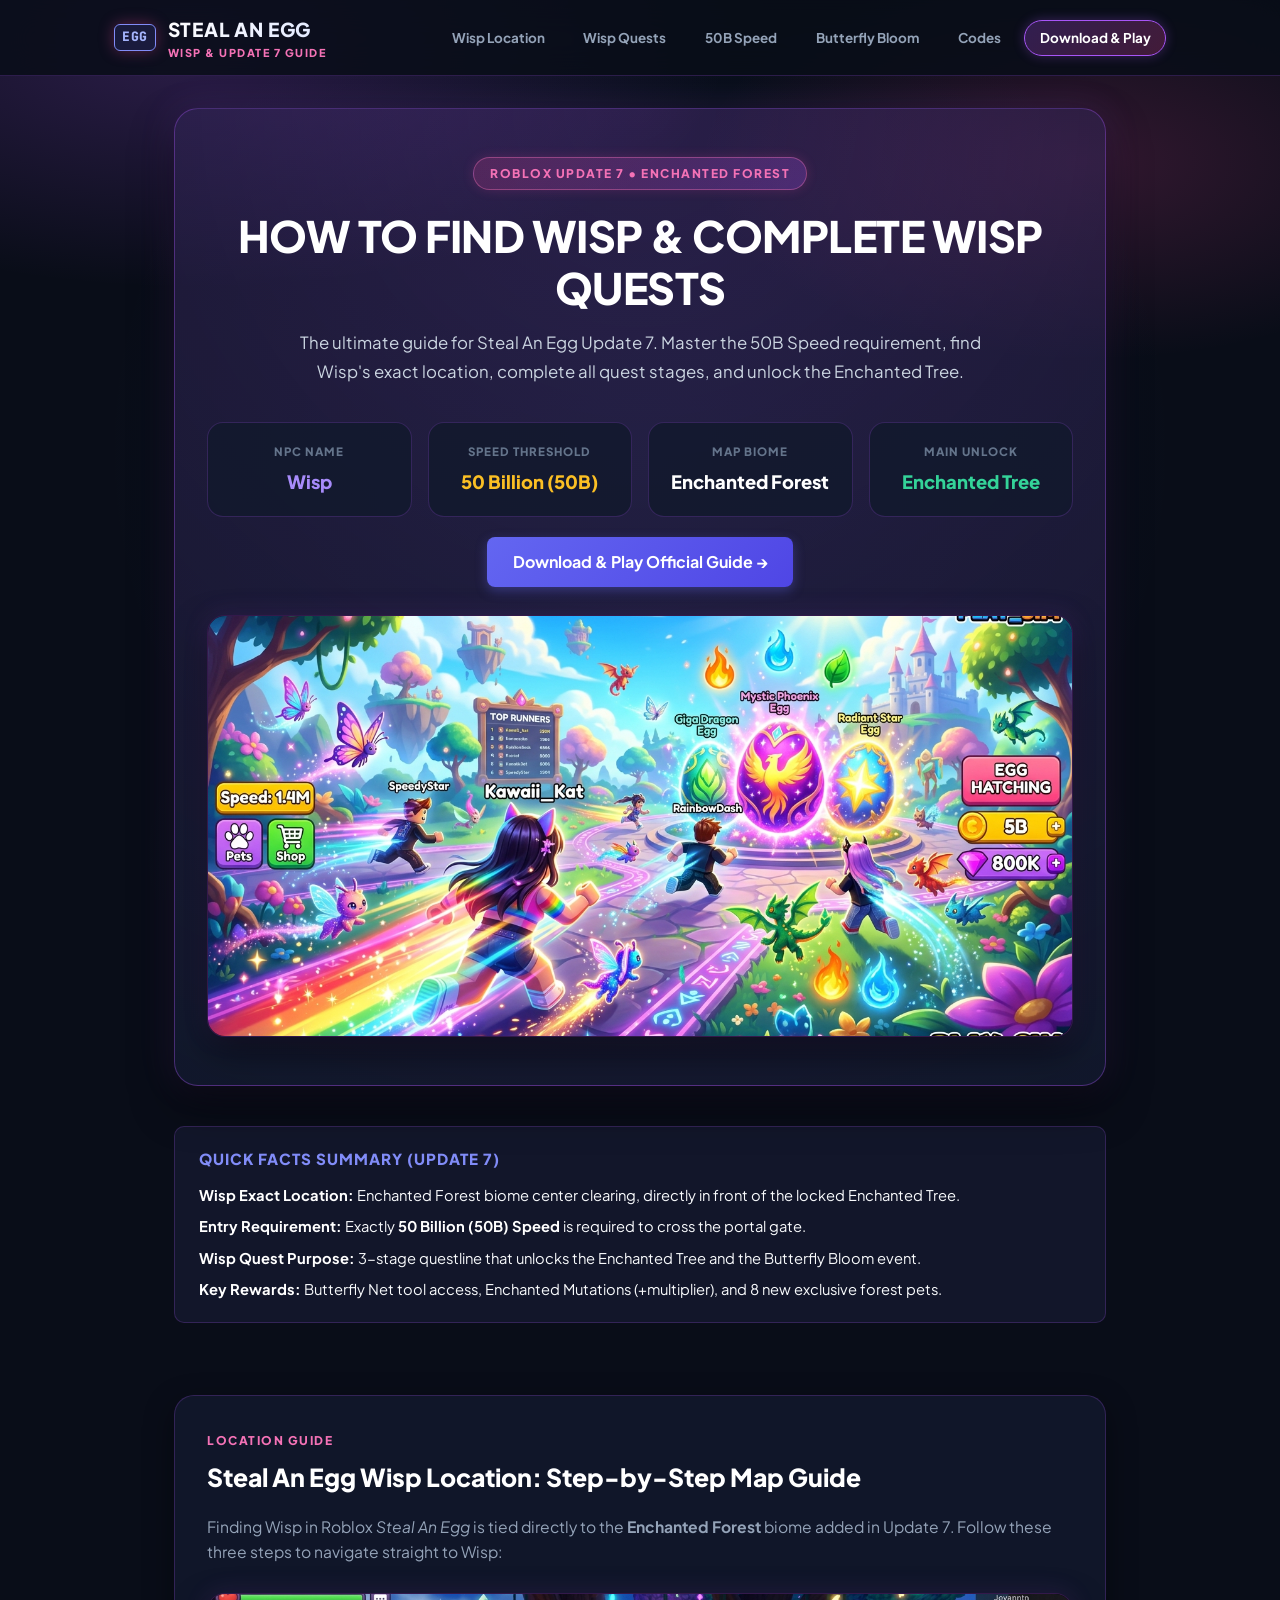
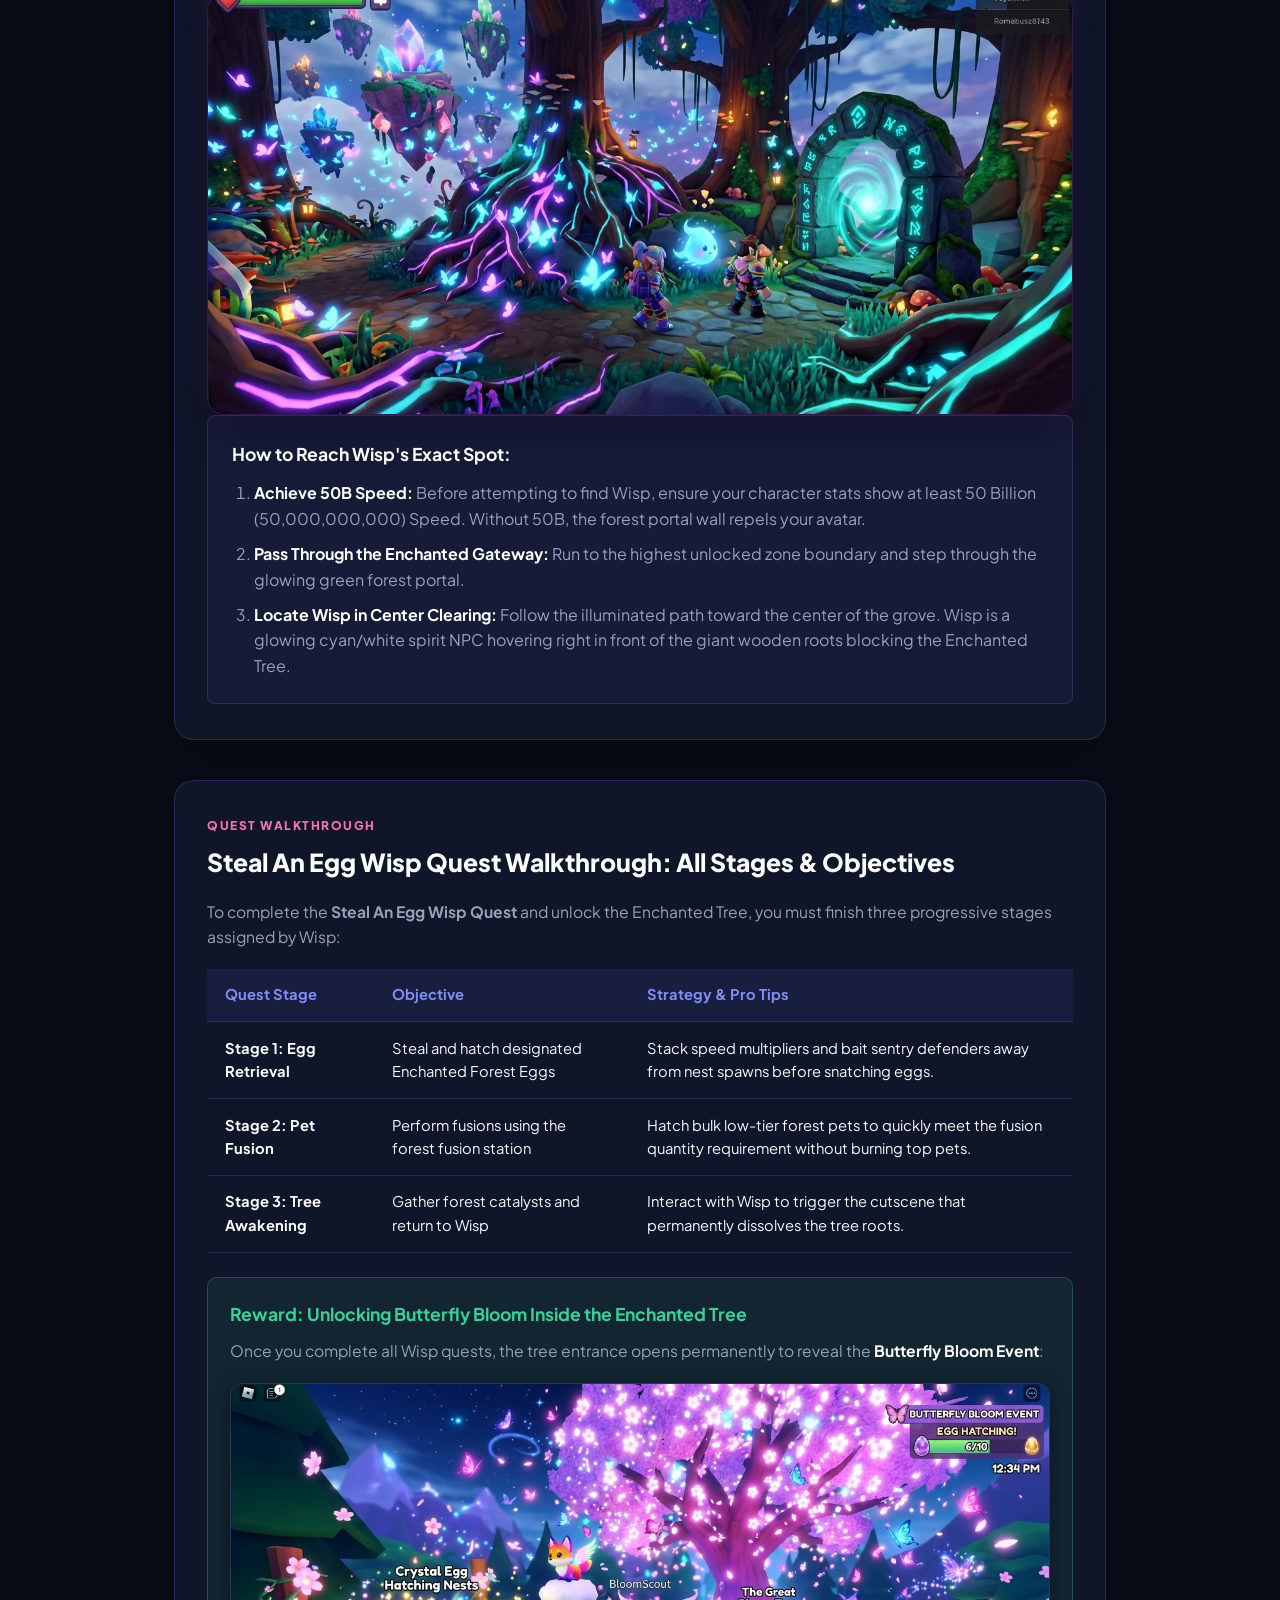
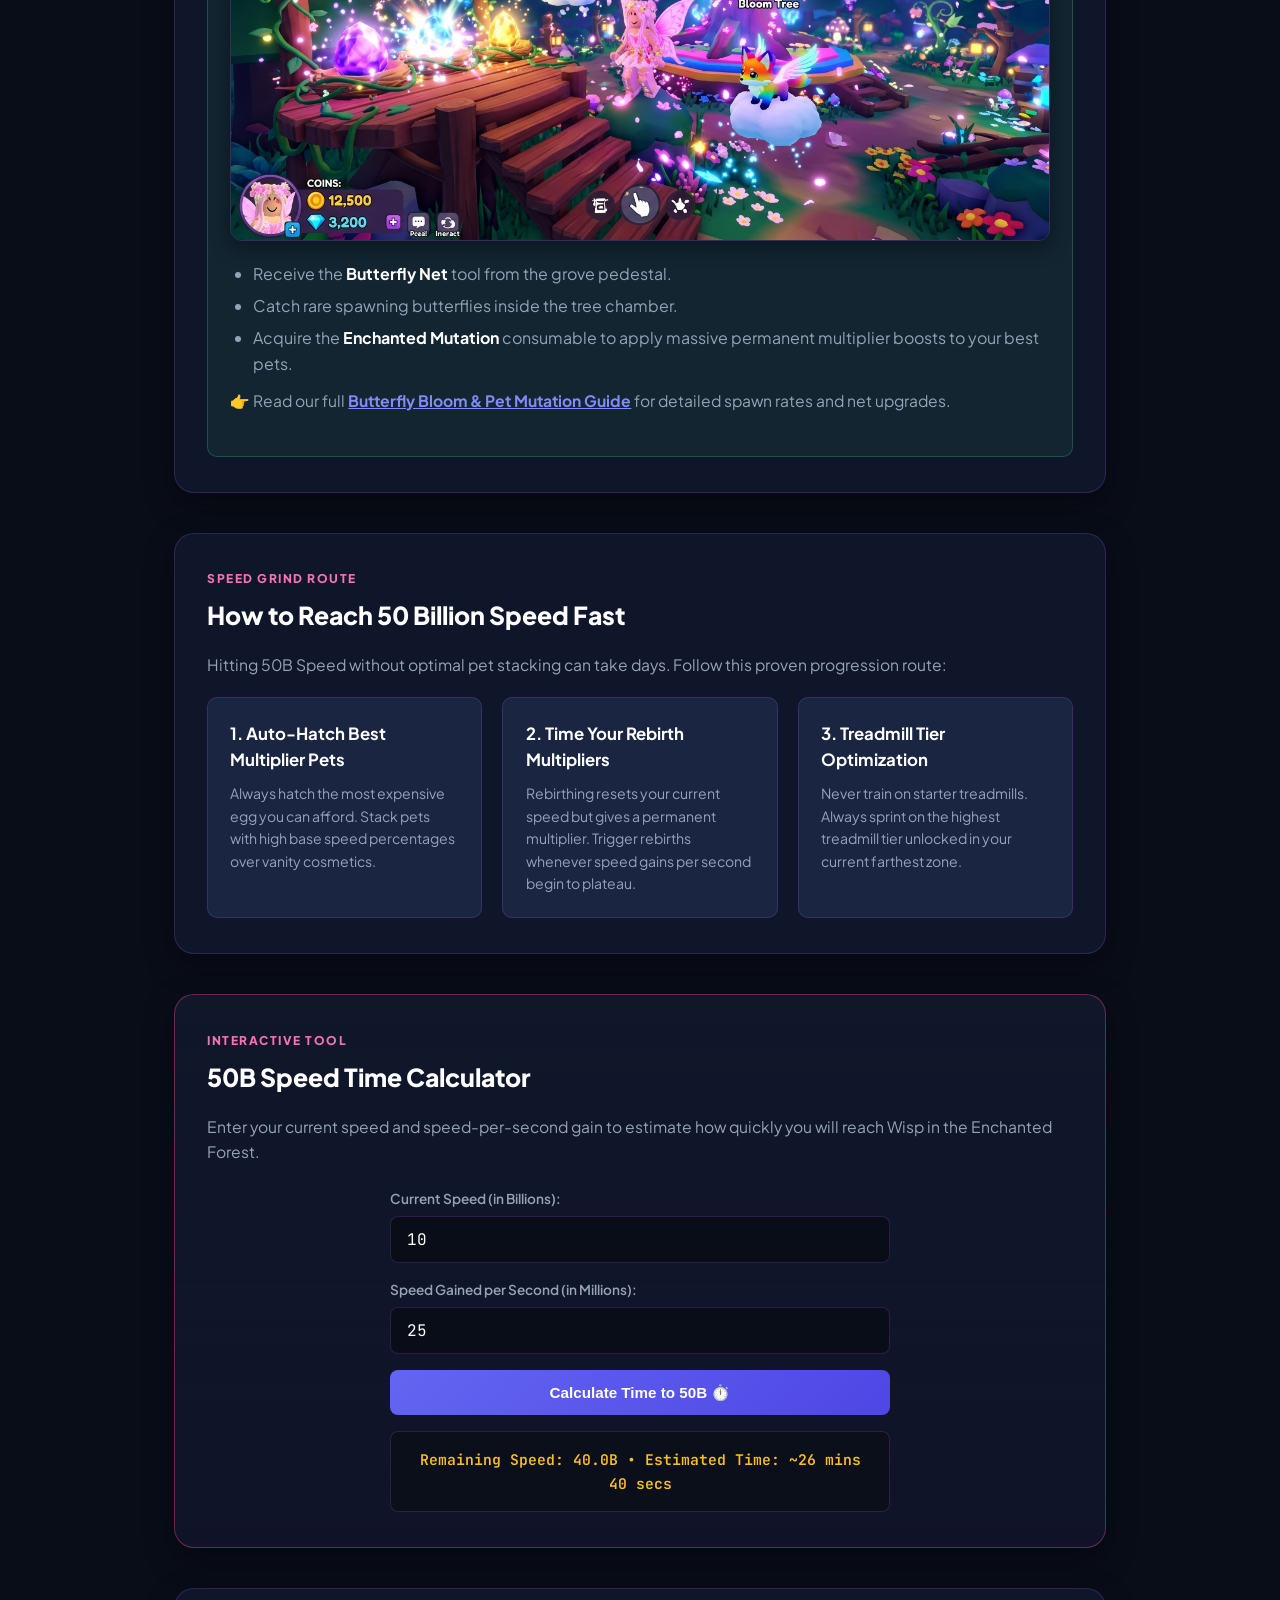
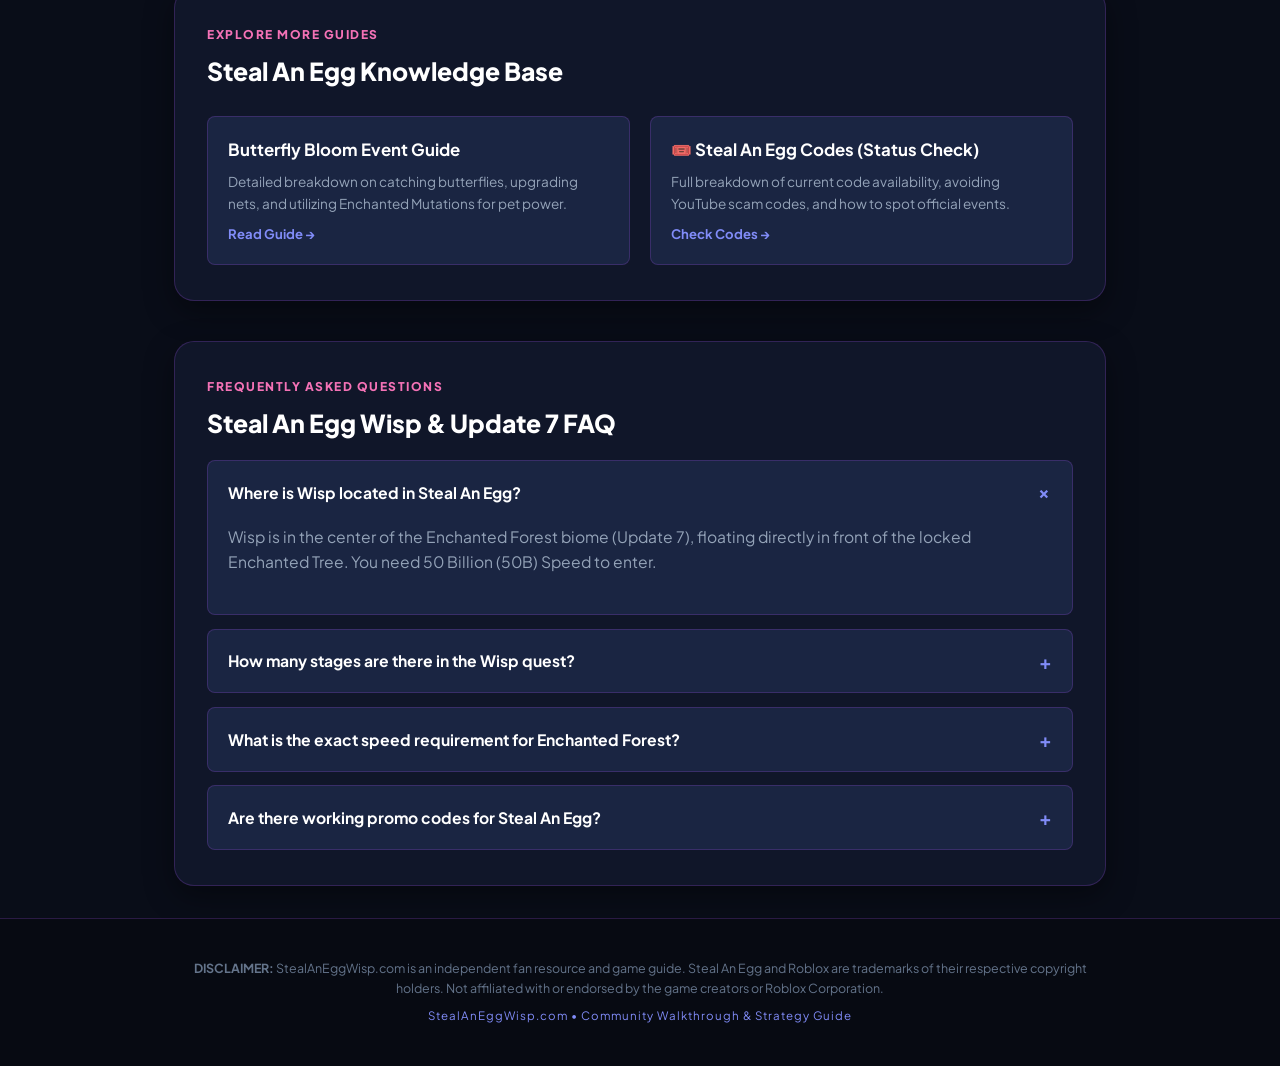
<file: index.html>
<!DOCTYPE html>
<html lang="en">
<head>
  <meta charset="UTF-8">
  <meta name="viewport" content="width=device-width, initial-scale=1.0">
  <title>Steal An Egg Wisp Guide: Location, Quests & 50B Speed (Update 7)</title>
  <meta name="description" content="Complete Steal An Egg Wisp Guide for Roblox Update 7. How to find Wisp location in Enchanted Forest, complete all 3 Wisp quest stages, and hit 50B Speed fast.">
  <meta name="keywords" content="steal an egg wisp, steal an egg wisp location, steal an egg wisp quest, steal an egg enchanted forest, steal an egg enchanted tree, steal an egg 50b speed, steal an egg codes">
  
  <link rel="canonical" href="https://stealaneggwisp.com/">
  <meta property="og:title" content="Steal An Egg Wisp Guide: Location, Quests & Enchanted Tree (Update 7)">
  <meta property="og:description" content="Find Wisp NPC in Roblox Steal An Egg. 50B Speed threshold guide, full quest walkthrough, and Enchanted Tree secrets.">
  <meta property="og:type" content="article">
  <meta property="og:url" content="https://stealaneggwisp.com/">
  <link rel="icon" href="data:image/svg+xml,<svg xmlns=%22http://www.w3.org/2000/svg%22 viewBox=%220 0 100 100%22><text y=%22.9em%22 font-size=%2290%22></text></svg>">
  
  <!-- Structured Data JSON-LD (SEO & GEO Optimized) -->
  <script type="application/ld+json">
  {
    "@context": "https://schema.org",
    "@graph": [
      {
        "@type": "WebSite",
        "@id": "https://stealaneggwisp.com/#site",
        "name": "Steal An Egg Wisp Guide",
        "url": "https://stealaneggwisp.com/"
      },
      {
        "@type": "Article",
        "@id": "https://stealaneggwisp.com/#article",
        "headline": "Steal An Egg Wisp Guide: Location, Quests & Enchanted Tree (Update 7)",
        "description": "Complete guide on reaching 50B speed, finding the Wisp NPC location in the Enchanted Forest, and completing all quest stages in Roblox Steal An Egg.",
        "inLanguage": "en-US",
        "datePublished": "2026-10-04",
        "dateModified": "2026-10-04",
        "author": {
          "@type": "Organization",
          "name": "Steal An Egg Wiki & Strategy Hub"
        }
      },
      {
        "@type": "HowTo",
        "name": "How to Find Wisp and Complete Wisp Quests in Steal An Egg",
        "description": "Step-by-step instructions to reach 50B speed, locate Wisp in the Enchanted Forest, and unlock the Enchanted Tree.",
        "step": [
          {
            "@type": "HowToStep",
            "name": "Reach 50 Billion Speed",
            "text": "Equip high-multiplier pets, stack rebirth boosts, and run on top-tier treadmills until reaching 50,000,000,000 Speed."
          },
          {
            "@type": "HowToStep",
            "name": "Enter Enchanted Forest Portal",
            "text": "Walk through the 50B Speed barrier gateway to enter the Enchanted Forest biome introduced in Update 7."
          },
          {
            "@type": "HowToStep",
            "name": "Interact with Wisp NPC",
            "text": "Find the glowing blue spirit NPC floating in the center clearing facing the giant locked Enchanted Tree."
          },
          {
            "@type": "HowToStep",
            "name": "Complete 3 Quest Stages",
            "text": "Finish Stage 1 (Egg Retrieval), Stage 2 (Pet Fusion), and Stage 3 (Tree Awakening) to unlock the tree."
          }
        ]
      },
      {
        "@type": "FAQPage",
        "mainEntity": [
          {
            "@type": "Question",
            "name": "Where is the Wisp location in Steal An Egg?",
            "acceptedAnswer": {
              "@type": "Answer",
              "text": "Wisp is located inside the Enchanted Forest biome (Update 7) in the center clearing right in front of the giant Enchanted Tree. You must have at least 50 Billion (50B) Speed to pass through the forest gateway."
            }
          },
          {
            "@type": "Question",
            "name": "What is the Steal An Egg Wisp Quest?",
            "acceptedAnswer": {
              "@type": "Answer",
              "text": "The Wisp quest is a 3-stage questline: Stage 1 requires stealing and hatching designated Enchanted Eggs, Stage 2 requires fusing forest pets at the secret machine, and Stage 3 requires returning catalysts to awaken and open the Enchanted Tree."
            }
          },
          {
            "@type": "Question",
            "name": "How do you unlock the Enchanted Tree in Steal An Egg?",
            "acceptedAnswer": {
              "@type": "Answer",
              "text": "Complete all 3 stages of Wisp's questline in the Enchanted Forest. Once completed, the root barrier dissolves and unlocks the Butterfly Bloom event."
            }
          },
          {
            "@type": "Question",
            "name": "Are there working codes for Steal An Egg?",
            "acceptedAnswer": {
              "@type": "Answer",
              "text": "No. Steal An Egg does not feature an active code redemption box. All rewards and pets are obtained directly through in-game gameplay. Beware of fake codes on unauthorized websites."
            }
          }
        ]
      }
    ]
  }
  </script>

  <!-- Google Fonts -->
  <link rel="preconnect" href="https://fonts.googleapis.com">
  <link rel="preconnect" href="https://fonts.gstatic.com" crossorigin>
  <link href="https://fonts.googleapis.com/css2?family=Plus+Jakarta+Sans:wght@400;500;600;700;800;900&family=JetBrains+Mono:wght@600;700&display=swap" rel="stylesheet">
  
  <link rel="stylesheet" href="style.css">
  <script defer src="/_site-analytics.js"></script>
  <script defer src="https://umamimy.vercel.app/script.js" data-website-id="4a9d6e40-1484-4f36-837c-b3d03d863616"></script>
</head>
<body>
  <!-- Header Bar -->
  <header class="site-header">
    <div class="header-content">
      <a href="/" class="brand-logo">
        <span class="egg-icon" style="font-family: var(--font-mono, monospace); font-weight: 800; font-size: 13px; background: rgba(99,102,241,0.15); border: 1px solid var(--primary-magic, #6366f1); border-radius: 6px; padding: 2px 7px; color: #a5b4fc;">EGG</span>
        <div class="logo-text">
          <span class="brand-title">STEAL AN EGG</span>
          <span class="brand-sub">WISP & UPDATE 7 GUIDE</span>
        </div>
      </a>
      <nav class="top-nav">
        <a href="#location" class="nav-link">Wisp Location</a>
        <a href="#quests" class="nav-link">Wisp Quests</a>
        <a href="#speed" class="nav-link">50B Speed</a>
        <a href="/butterfly-bloom/" class="nav-link">Butterfly Bloom</a>
        <a href="/codes/" class="nav-link">Codes</a>
        <a href="/download/" class="nav-link" style="color: #fff; border-color: var(--primary-magic); font-weight: 700;">Download & Play</a>
      </nav>
    </div>
  </header>

  <!-- Main Container -->
  <main class="main-content">
    <!-- Hero Banner -->
    <section class="hero-section">
      <div class="badge-tag">ROBLOX UPDATE 7 • ENCHANTED FOREST</div>
      <h1 class="hero-title">HOW TO FIND WISP & COMPLETE WISP QUESTS</h1>
      <p class="hero-sub">
        The ultimate guide for Steal An Egg Update 7. Master the 50B Speed requirement, find Wisp's exact location, complete all quest stages, and unlock the Enchanted Tree.
      </p>
      
      <!-- Key Stats Callout -->
      <div class="quick-facts-grid">
        <div class="fact-card">
          <div class="fact-label">NPC NAME</div>
          <div class="fact-val text-magic">Wisp</div>
        </div>
        <div class="fact-card">
          <div class="fact-label">SPEED THRESHOLD</div>
          <div class="fact-val text-gold">50 Billion (50B)</div>
        </div>
        <div class="fact-card">
          <div class="fact-label">MAP BIOME</div>
          <div class="fact-val">Enchanted Forest</div>
        </div>
        <div class="fact-card">
          <div class="fact-label">MAIN UNLOCK</div>
          <div class="fact-val text-green">Enchanted Tree</div>
        </div>
      </div>

      <div style="margin-top: 1.25rem; display: flex; justify-content: center; gap: 0.8rem; flex-wrap: wrap;">
        <a href="/download/" style="display: inline-flex; align-items: center; gap: 0.5rem; background: linear-gradient(135deg, #6366f1, #4f46e5); color: #fff; padding: 0.75rem 1.6rem; border-radius: 8px; font-weight: 700; text-decoration: none; box-shadow: 0 4px 12px rgba(99,102,241,0.35);">
          Download &amp; Play Official Guide →
        </a>
      </div>

      <!-- Hero Cinematic Visual -->
      <div class="visual-banner">
        <img src="/images/hero.jpg" alt="Roblox Steal An Egg - 50B Speed Simulator &amp; Mythic Eggs" width="1280" height="720">
      </div>
    </section>

    <!-- AI & GEO Quick Direct Answer Box -->
    <div class="geo-direct-answer">
      <h3>Quick Facts Summary (Update 7)</h3>
      <ul>
        <li><strong>Wisp Exact Location:</strong> Enchanted Forest biome center clearing, directly in front of the locked Enchanted Tree.</li>
        <li><strong>Entry Requirement:</strong> Exactly <strong>50 Billion (50B) Speed</strong> is required to cross the portal gate.</li>
        <li><strong>Wisp Quest Purpose:</strong> 3-stage questline that unlocks the Enchanted Tree and the Butterfly Bloom event.</li>
        <li><strong>Key Rewards:</strong> Butterfly Net tool access, Enchanted Mutations (+multiplier), and 8 new exclusive forest pets.</li>
      </ul>
    </div>

    <!-- Section 1: Wisp Location & 50B Speed Requirement -->
    <section id="location" class="content-block">
      <div class="section-badge">LOCATION GUIDE</div>
      <h2>Steal An Egg Wisp Location: Step-by-Step Map Guide</h2>
      <p>
        Finding Wisp in Roblox <em>Steal An Egg</em> is tied directly to the <strong>Enchanted Forest</strong> biome added in Update 7. Follow these three steps to navigate straight to Wisp:
      </p>

      <div class="visual-banner">
        <img src="/images/enchanted-forest.jpg" alt="Steal An Egg Enchanted Forest Biome and Wisp Spirit Location" width="1280" height="720">
      </div>

      <div class="guide-callout-box">
        <h3>How to Reach Wisp's Exact Spot:</h3>
        <ol class="step-list">
          <li><strong>Achieve 50B Speed:</strong> Before attempting to find Wisp, ensure your character stats show at least 50 Billion (50,000,000,000) Speed. Without 50B, the forest portal wall repels your avatar.</li>
          <li><strong>Pass Through the Enchanted Gateway:</strong> Run to the highest unlocked zone boundary and step through the glowing green forest portal.</li>
          <li><strong>Locate Wisp in Center Clearing:</strong> Follow the illuminated path toward the center of the grove. Wisp is a glowing cyan/white spirit NPC hovering right in front of the giant wooden roots blocking the Enchanted Tree.</li>
        </ol>
      </div>
    </section>

    <!-- Section 2: Wisp Questline & Enchanted Tree Walkthrough -->
    <section id="quests" class="content-block">
      <div class="section-badge">QUEST WALKTHROUGH</div>
      <h2>Steal An Egg Wisp Quest Walkthrough: All Stages & Objectives</h2>
      <p>
        To complete the <strong>Steal An Egg Wisp Quest</strong> and unlock the Enchanted Tree, you must finish three progressive stages assigned by Wisp:
      </p>

      <div class="table-responsive">
        <table class="data-table">
          <thead>
            <tr>
              <th>Quest Stage</th>
              <th>Objective</th>
              <th>Strategy & Pro Tips</th>
            </tr>
          </thead>
          <tbody>
            <tr>
              <td><strong>Stage 1: Egg Retrieval</strong></td>
              <td>Steal and hatch designated Enchanted Forest Eggs</td>
              <td>Stack speed multipliers and bait sentry defenders away from nest spawns before snatching eggs.</td>
            </tr>
            <tr>
              <td><strong>Stage 2: Pet Fusion</strong></td>
              <td>Perform fusions using the forest fusion station</td>
              <td>Hatch bulk low-tier forest pets to quickly meet the fusion quantity requirement without burning top pets.</td>
            </tr>
            <tr>
              <td><strong>Stage 3: Tree Awakening</strong></td>
              <td>Gather forest catalysts and return to Wisp</td>
              <td>Interact with Wisp to trigger the cutscene that permanently dissolves the tree roots.</td>
            </tr>
          </tbody>
        </table>
      </div>

      <!-- Butterfly Bloom Event Callout -->
      <div class="info-card">
        <h3>Reward: Unlocking Butterfly Bloom Inside the Enchanted Tree</h3>
        <p>
          Once you complete all Wisp quests, the tree entrance opens permanently to reveal the <strong>Butterfly Bloom Event</strong>:
        </p>

        <div style="margin: 1.25rem 0; border-radius: 12px; overflow: hidden; border: 1px solid var(--border-color); box-shadow: 0 6px 20px rgba(0,0,0,0.4);">
          <img src="/images/butterfly-bloom.jpg" alt="Steal An Egg Butterfly Bloom Event Blossom Tree" style="width: 100%; height: auto; display: block;" width="1280" height="720">
        </div>

        <ul>
          <li>Receive the <strong>Butterfly Net</strong> tool from the grove pedestal.</li>
          <li>Catch rare spawning butterflies inside the tree chamber.</li>
          <li>Acquire the <strong>Enchanted Mutation</strong> consumable to apply massive permanent multiplier boosts to your best pets.</li>
        </ul>
        <p style="margin-top: 0.75rem;">
          👉 Read our full <a href="/butterfly-bloom/" style="color: var(--primary-magic); font-weight:700;">Butterfly Bloom & Pet Mutation Guide</a> for detailed spawn rates and net upgrades.
        </p>
      </div>
    </section>

    <!-- Section 3: Fastest Way to Hit 50B Speed -->
    <section id="speed" class="content-block">
      <div class="section-badge">SPEED GRIND ROUTE</div>
      <h2>How to Reach 50 Billion Speed Fast</h2>
      <p>
        Hitting 50B Speed without optimal pet stacking can take days. Follow this proven progression route:
      </p>
      
      <div class="tips-grid">
        <div class="tip-box">
          <h4>1. Auto-Hatch Best Multiplier Pets</h4>
          <p>Always hatch the most expensive egg you can afford. Stack pets with high base speed percentages over vanity cosmetics.</p>
        </div>
        <div class="tip-box">
          <h4>2. Time Your Rebirth Multipliers</h4>
          <p>Rebirthing resets your current speed but gives a permanent multiplier. Trigger rebirths whenever speed gains per second begin to plateau.</p>
        </div>
        <div class="tip-box">
          <h4>3. Treadmill Tier Optimization</h4>
          <p>Never train on starter treadmills. Always sprint on the highest treadmill tier unlocked in your current farthest zone.</p>
        </div>
      </div>
    </section>

    <!-- Interactive Speed Goal Calculator -->
    <section id="calculator" class="content-block interactive-card">
      <div class="section-badge">INTERACTIVE TOOL</div>
      <h2>50B Speed Time Calculator</h2>
      <p>Enter your current speed and speed-per-second gain to estimate how quickly you will reach Wisp in the Enchanted Forest.</p>

      <div class="calc-form">
        <div class="form-group">
          <label for="currentSpeedInput">Current Speed (in Billions):</label>
          <input type="number" id="currentSpeedInput" placeholder="e.g. 15" min="0" max="50" step="0.5" value="10">
        </div>
        <div class="form-group">
          <label for="gainPerSecInput">Speed Gained per Second (in Millions):</label>
          <input type="number" id="gainPerSecInput" placeholder="e.g. 50" min="1" step="5" value="25">
        </div>
        <button id="calcBtn" class="calc-btn" type="button">Calculate Time to 50B ⏱️</button>
        <div id="calcResult" class="calc-output">Remaining Speed: 40.0B • Estimated Time: ~26 mins 40 secs</div>
      </div>
    </section>

    <!-- Related Hub Guides -->
    <section class="content-block">
      <div class="section-badge">EXPLORE MORE GUIDES</div>
      <h2>Steal An Egg Knowledge Base</h2>
      <div class="hub-nav-grid">
        <a href="/butterfly-bloom/" class="hub-card">
          <h4>Butterfly Bloom Event Guide</h4>
          <p>Detailed breakdown on catching butterflies, upgrading nets, and utilizing Enchanted Mutations for pet power.</p>
          <span class="hub-link-text">Read Guide →</span>
        </a>
        <a href="/codes/" class="hub-card">
          <h4>🎟️ Steal An Egg Codes (Status Check)</h4>
          <p>Full breakdown of current code availability, avoiding YouTube scam codes, and how to spot official events.</p>
          <span class="hub-link-text">Check Codes →</span>
        </a>
      </div>
    </section>

    <!-- FAQ Accordion -->
    <section class="content-block">
      <div class="section-badge">FREQUENTLY ASKED QUESTIONS</div>
      <h2>Steal An Egg Wisp & Update 7 FAQ</h2>

      <div class="faq-accordion">
        <details class="faq-item" open>
          <summary>Where is Wisp located in Steal An Egg?</summary>
          <div class="faq-answer">
            <p>Wisp is in the center of the Enchanted Forest biome (Update 7), floating directly in front of the locked Enchanted Tree. You need 50 Billion (50B) Speed to enter.</p>
          </div>
        </details>

        <details class="faq-item">
          <summary>How many stages are there in the Wisp quest?</summary>
          <div class="faq-answer">
            <p>There are 3 stages: Stage 1 (Egg Retrieval), Stage 2 (Pet Fusion), and Stage 3 (Tree Awakening).</p>
          </div>
        </details>

        <details class="faq-item">
          <summary>What is the exact speed requirement for Enchanted Forest?</summary>
          <div class="faq-answer">
            <p>You must reach exactly 50 Billion (50,000,000,000) Speed to cross the barrier into the Enchanted Forest.</p>
          </div>
        </details>

        <details class="faq-item">
          <summary>Are there working promo codes for Steal An Egg?</summary>
          <div class="faq-answer">
            <p>No. Steal An Egg does not have an in-game promo code system. See our <a href="/codes/" style="color: var(--primary-magic);">codes verification page</a> for full details.</p>
          </div>
        </details>
      </div>
    </section>
  </main>

  <!-- Site Footer -->
  <footer class="site-footer">
    <div class="footer-content">
      <p class="disclaimer-text">
        <strong>DISCLAIMER:</strong> StealAnEggWisp.com is an independent fan resource and game guide. Steal An Egg and Roblox are trademarks of their respective copyright holders. Not affiliated with or endorsed by the game creators or Roblox Corporation.
      </p>
      <p class="copyright-sub">StealAnEggWisp.com • Community Walkthrough & Strategy Guide</p>
    </div>
  </footer>

  <script src="app.js"></script>
</body>
</html>
</file>
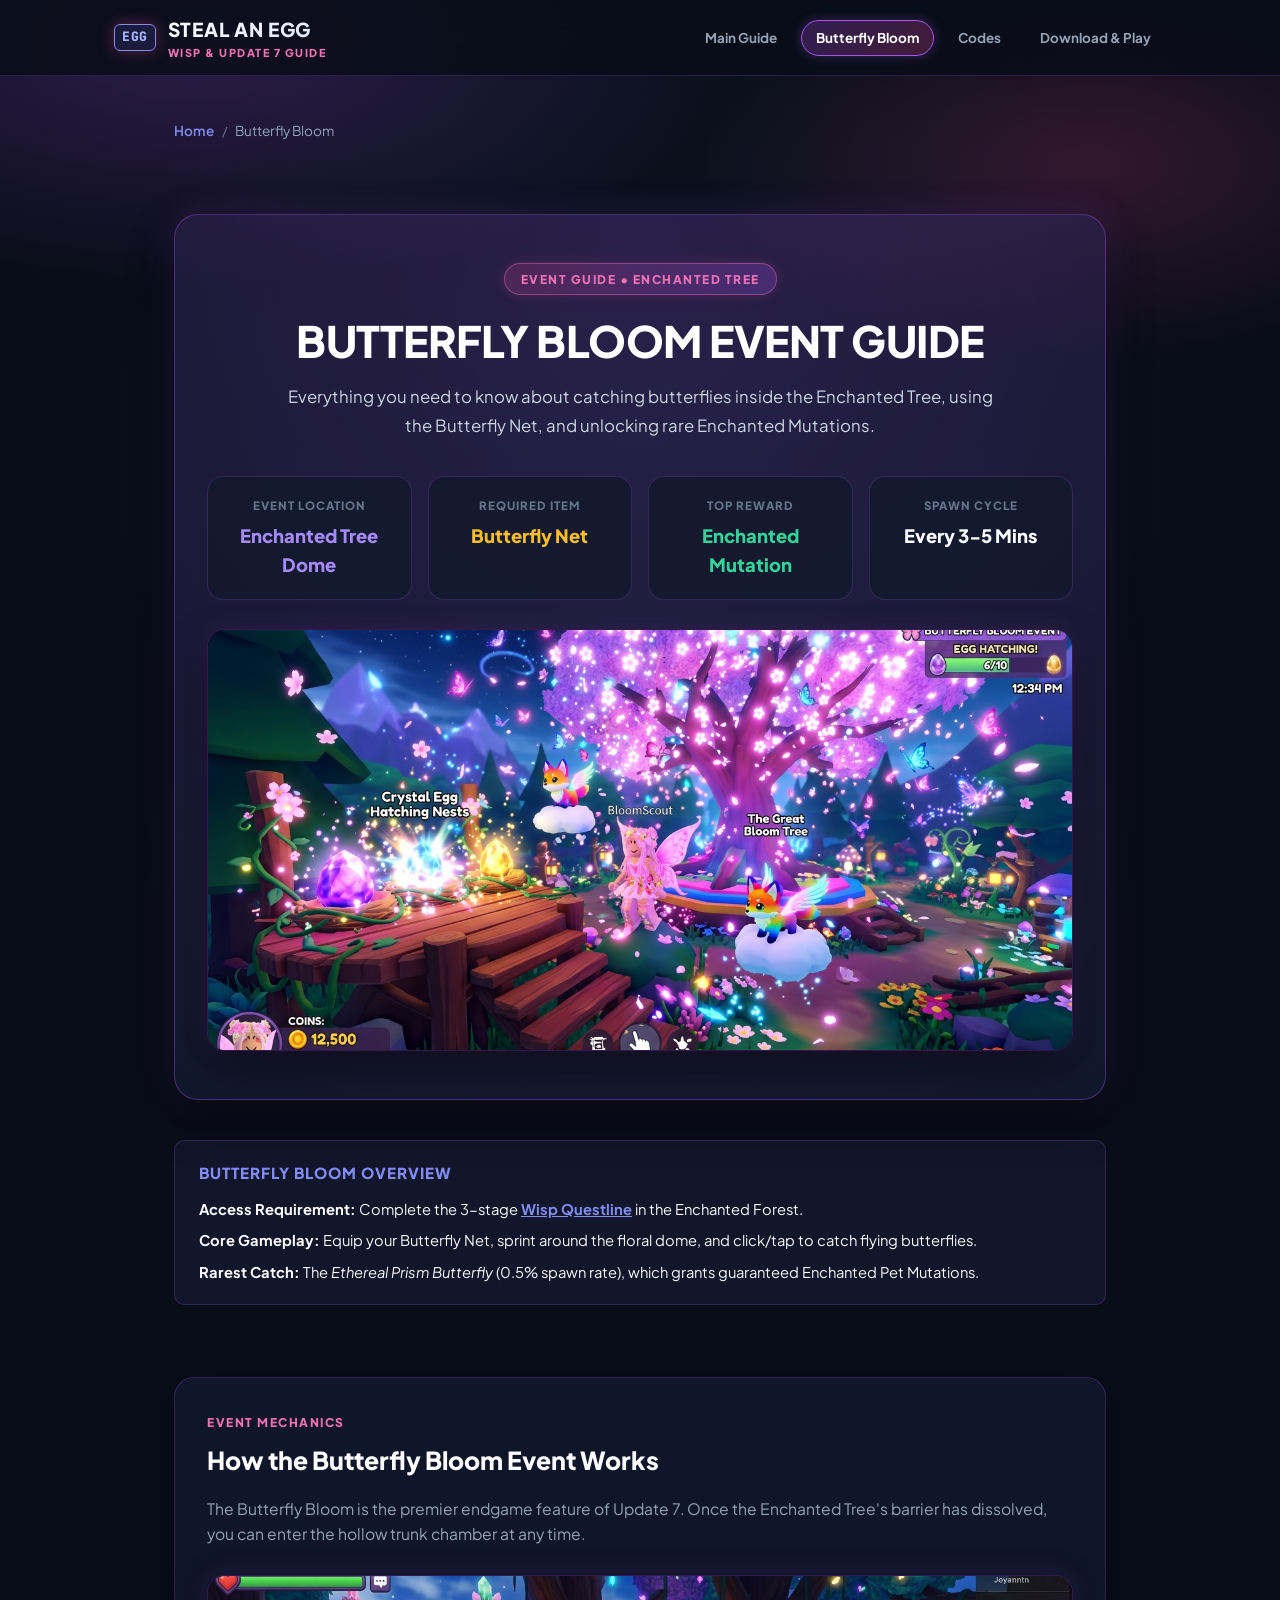
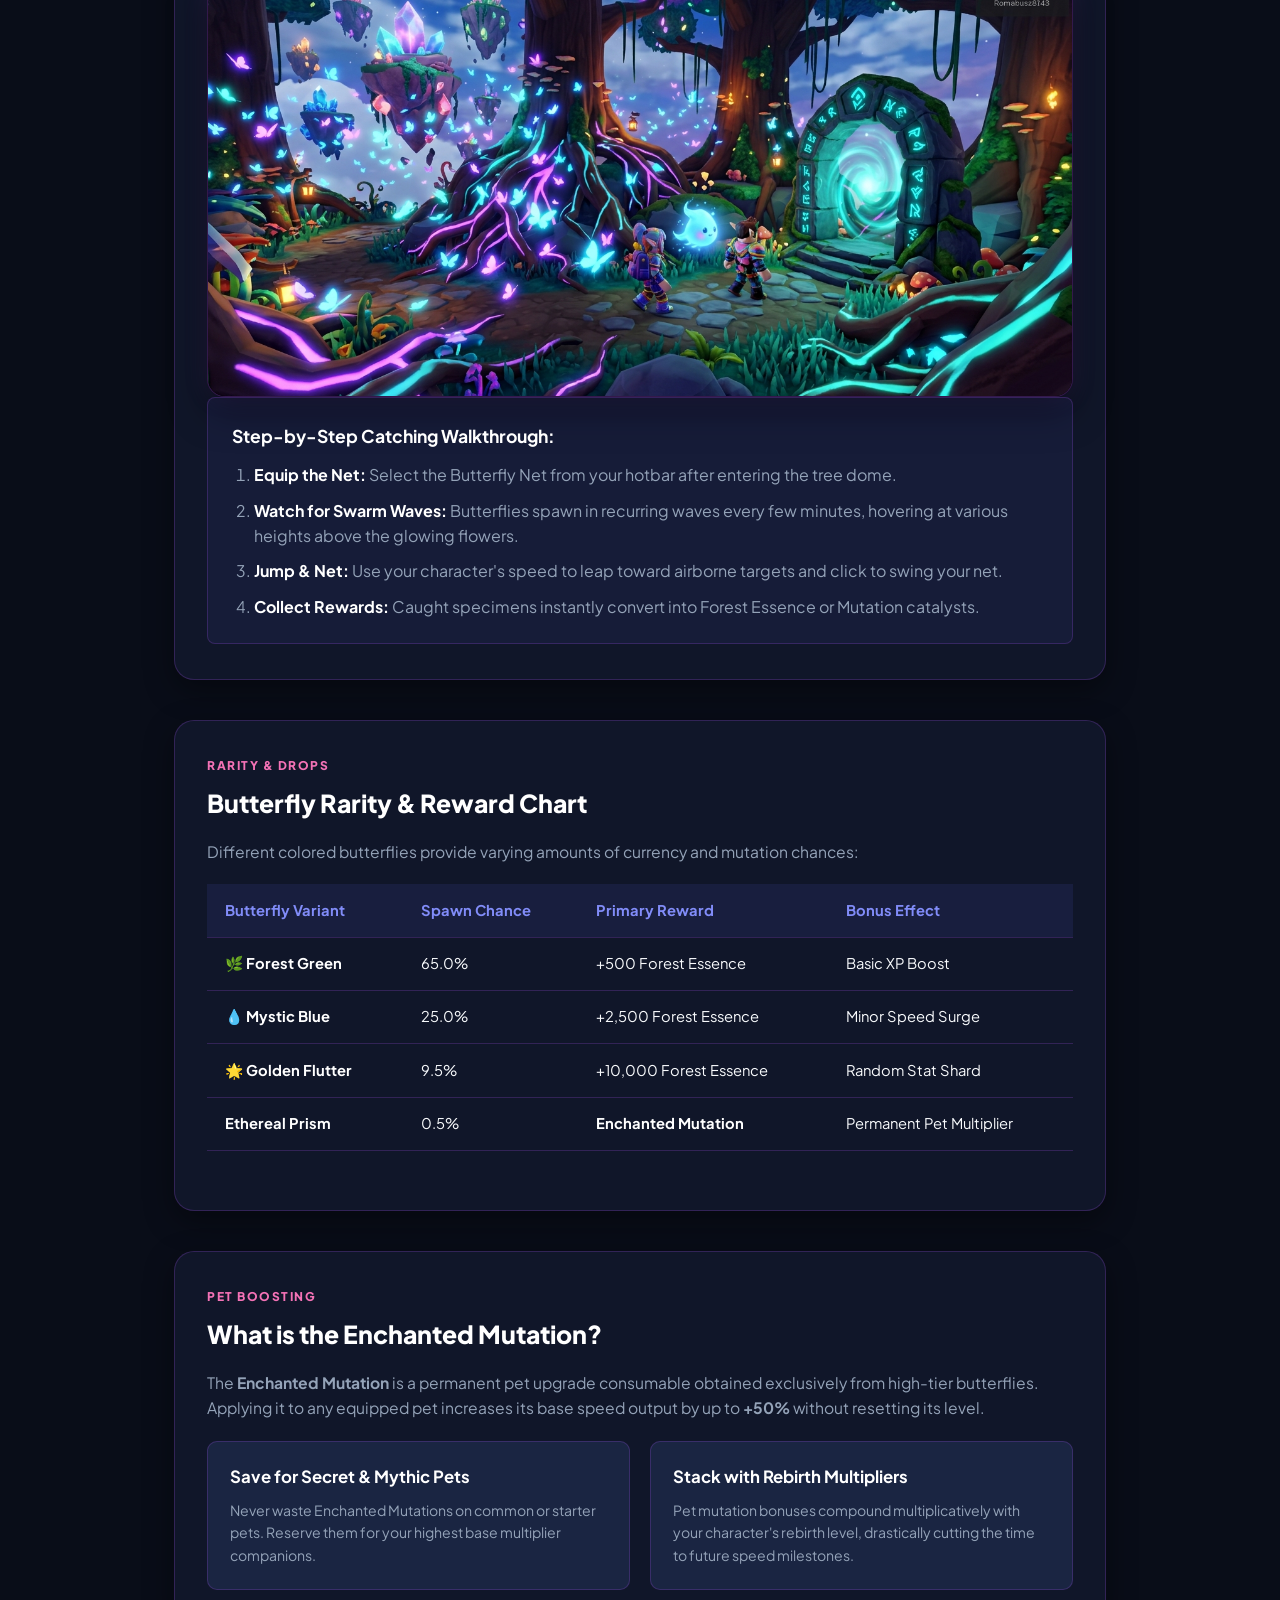
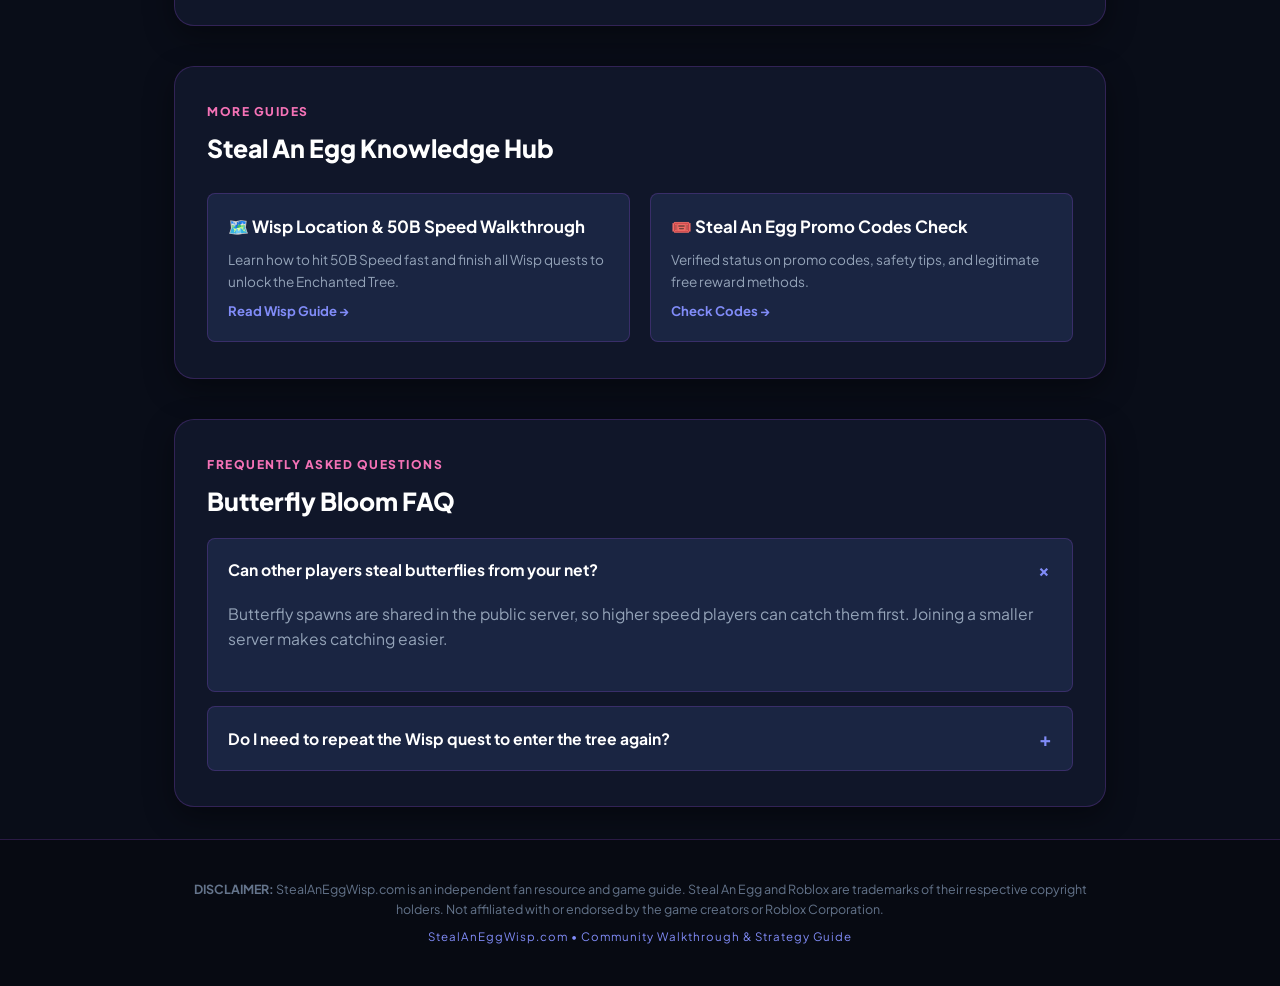
<file: butterfly-bloom/index.html>
<!DOCTYPE html>
<html lang="en">
<head>
  <meta charset="UTF-8">
  <meta name="viewport" content="width=device-width, initial-scale=1.0">
  <title>Steal An Egg Butterfly Bloom Guide (Update 7) - Nets, Spawns & Mutations</title>
  <meta name="description" content="Complete Steal An Egg Butterfly Bloom Event Guide. How to catch butterflies, use the Butterfly Net, unlock Enchanted Mutations, and boost pet multipliers.">
  <meta name="keywords" content="steal an egg butterfly bloom, steal an egg enchanted tree, steal an egg butterfly net, steal an egg enchanted mutation, steal an egg update 7 event">
  
  <link rel="canonical" href="https://stealaneggwisp.com/butterfly-bloom/">
  <meta property="og:title" content="Steal An Egg Butterfly Bloom Guide: Nets, Spawns & Enchanted Mutations">
  <meta property="og:description" content="Master the Butterfly Bloom event in Roblox Steal An Egg. Catch rare butterflies inside the Enchanted Tree dome for huge pet buffs.">
  <meta property="og:type" content="article">
  <meta property="og:url" content="https://stealaneggwisp.com/butterfly-bloom/">
  <link rel="icon" href="data:image/svg+xml,<svg xmlns=%22http://www.w3.org/2000/svg%22 viewBox=%220 0 100 100%22><text y=%22.9em%22 font-size=%2290%22></text></svg>">
  
  <!-- Structured Data JSON-LD -->
  <script type="application/ld+json">
  {
    "@context": "https://schema.org",
    "@graph": [
      {
        "@type": "BreadcrumbList",
        "itemListElement": [
          {
            "@type": "ListItem",
            "position": 1,
            "name": "Home",
            "item": "https://stealaneggwisp.com/"
          },
          {
            "@type": "ListItem",
            "position": 2,
            "name": "Butterfly Bloom",
            "item": "https://stealaneggwisp.com/butterfly-bloom/"
          }
        ]
      },
      {
        "@type": "Article",
        "@id": "https://stealaneggwisp.com/butterfly-bloom/#article",
        "headline": "Steal An Egg Butterfly Bloom Event Walkthrough (Update 7)",
        "description": "Full guide to the Butterfly Bloom event inside the Enchanted Tree in Steal An Egg. Learn butterfly types, net mechanics, and mutation effects.",
        "inLanguage": "en-US",
        "datePublished": "2026-10-04",
        "dateModified": "2026-10-04",
        "author": {
          "@type": "Organization",
          "name": "Steal An Egg Community Wiki"
        }
      },
      {
        "@type": "FAQPage",
        "mainEntity": [
          {
            "@type": "Question",
            "name": "How do you start the Butterfly Bloom event in Steal An Egg?",
            "acceptedAnswer": {
              "@type": "Answer",
              "text": "You must first reach 50B speed, travel to the Enchanted Forest, and complete all 3 Wisp quest stages to unlock the Enchanted Tree entrance."
            }
          },
          {
            "@type": "Question",
            "name": "What do Enchanted Mutations do in Steal An Egg?",
            "acceptedAnswer": {
              "@type": "Answer",
              "text": "Enchanted Mutations are rare consumables obtained from catching butterflies that permanently increase a pet's base speed multiplier stat."
            }
          },
          {
            "@type": "Question",
            "name": "Where do you get the Butterfly Net in Steal An Egg?",
            "acceptedAnswer": {
              "@type": "Answer",
              "text": "The starter Butterfly Net is awarded automatically upon first entering the Enchanted Tree dome after completing the Wisp quest."
            }
          }
        ]
      }
    ]
  }
  </script>

  <!-- Google Fonts -->
  <link rel="preconnect" href="https://fonts.googleapis.com">
  <link rel="preconnect" href="https://fonts.gstatic.com" crossorigin>
  <link href="https://fonts.googleapis.com/css2?family=Plus+Jakarta+Sans:wght@400;500;600;700;800;900&family=JetBrains+Mono:wght@600;700&display=swap" rel="stylesheet">
  
  <link rel="stylesheet" href="../style.css">
  <script defer src="/_site-analytics.js"></script>
</head>
<body>
  <!-- Header Bar -->
  <header class="site-header">
    <div class="header-content">
      <a href="/" class="brand-logo">
        <span class="egg-icon" style="font-family: var(--font-mono, monospace); font-weight: 800; font-size: 13px; background: rgba(99,102,241,0.15); border: 1px solid var(--primary-magic, #6366f1); border-radius: 6px; padding: 2px 7px; color: #a5b4fc;">EGG</span>
        <div class="logo-text">
          <span class="brand-title">STEAL AN EGG</span>
          <span class="brand-sub">WISP & UPDATE 7 GUIDE</span>
        </div>
      </a>
      <nav class="top-nav">
        <a href="/" class="nav-link">Main Guide</a>
        <a href="/butterfly-bloom/" class="nav-link" style="color: #fff; border-color: var(--primary-magic);">Butterfly Bloom</a>
        <a href="/codes/" class="nav-link">Codes</a>
        <a href="/download/" class="nav-link">Download & Play</a>
      </nav>
    </div>
  </header>

  <!-- Main Container -->
  <main class="main-content">
    <!-- Breadcrumbs -->
    <nav class="breadcrumbs-nav" aria-label="Breadcrumb">
      <a href="/">Home</a>
      <span class="sep">/</span>
      <span class="current">Butterfly Bloom</span>
    </nav>

    <!-- Hero Banner -->
    <section class="hero-section">
      <div class="badge-tag">EVENT GUIDE • ENCHANTED TREE</div>
      <h1 class="hero-title">BUTTERFLY BLOOM EVENT GUIDE</h1>
      <p class="hero-sub">
        Everything you need to know about catching butterflies inside the Enchanted Tree, using the Butterfly Net, and unlocking rare Enchanted Mutations.
      </p>
      
      <!-- Key Stats Callout -->
      <div class="quick-facts-grid">
        <div class="fact-card">
          <div class="fact-label">EVENT LOCATION</div>
          <div class="fact-val text-magic">Enchanted Tree Dome</div>
        </div>
        <div class="fact-card">
          <div class="fact-label">REQUIRED ITEM</div>
          <div class="fact-val text-gold">Butterfly Net</div>
        </div>
        <div class="fact-card">
          <div class="fact-label">TOP REWARD</div>
          <div class="fact-val text-green">Enchanted Mutation</div>
        </div>
        <div class="fact-card">
          <div class="fact-label">SPAWN CYCLE</div>
          <div class="fact-val">Every 3-5 Mins</div>
        </div>
      </div>

      <!-- Butterfly Bloom Cinematic Showcase -->
      <div class="visual-banner">
        <img src="/images/butterfly-bloom.jpg" alt="Roblox Steal An Egg Butterfly Bloom Event Giant Blossom Tree" width="1280" height="720">
      </div>
    </section>

    <!-- Direct Answer Box -->
    <div class="geo-direct-answer">
      <h3>Butterfly Bloom Overview</h3>
      <ul>
        <li><strong>Access Requirement:</strong> Complete the 3-stage <a href="/" style="color:var(--primary-magic); font-weight:700;">Wisp Questline</a> in the Enchanted Forest.</li>
        <li><strong>Core Gameplay:</strong> Equip your Butterfly Net, sprint around the floral dome, and click/tap to catch flying butterflies.</li>
        <li><strong>Rarest Catch:</strong> The <em>Ethereal Prism Butterfly</em> (0.5% spawn rate), which grants guaranteed Enchanted Pet Mutations.</li>
      </ul>
    </div>

    <!-- Section 1: How to Participate -->
    <section class="content-block">
      <div class="section-badge">EVENT MECHANICS</div>
      <h2>How the Butterfly Bloom Event Works</h2>
      <p>
        The Butterfly Bloom is the premier endgame feature of Update 7. Once the Enchanted Tree's barrier has dissolved, you can enter the hollow trunk chamber at any time.
      </p>

      <div class="visual-banner">
        <img src="/images/enchanted-forest.jpg" alt="Enchanted Tree Root Barrier in Roblox Steal An Egg" width="1280" height="720">
      </div>

      <div class="guide-callout-box">
        <h3>Step-by-Step Catching Walkthrough:</h3>
        <ol class="step-list">
          <li><strong>Equip the Net:</strong> Select the Butterfly Net from your hotbar after entering the tree dome.</li>
          <li><strong>Watch for Swarm Waves:</strong> Butterflies spawn in recurring waves every few minutes, hovering at various heights above the glowing flowers.</li>
          <li><strong>Jump & Net:</strong> Use your character's speed to leap toward airborne targets and click to swing your net.</li>
          <li><strong>Collect Rewards:</strong> Caught specimens instantly convert into Forest Essence or Mutation catalysts.</li>
        </ol>
      </div>
    </section>

    <!-- Section 2: Butterfly Types & Reward Table -->
    <section class="content-block">
      <div class="section-badge">RARITY & DROPS</div>
      <h2>Butterfly Rarity & Reward Chart</h2>
      <p>
        Different colored butterflies provide varying amounts of currency and mutation chances:
      </p>

      <div class="table-responsive">
        <table class="data-table">
          <thead>
            <tr>
              <th>Butterfly Variant</th>
              <th>Spawn Chance</th>
              <th>Primary Reward</th>
              <th>Bonus Effect</th>
            </tr>
          </thead>
          <tbody>
            <tr>
              <td><strong>🌿 Forest Green</strong></td>
              <td>65.0%</td>
              <td>+500 Forest Essence</td>
              <td>Basic XP Boost</td>
            </tr>
            <tr>
              <td><strong>💧 Mystic Blue</strong></td>
              <td>25.0%</td>
              <td>+2,500 Forest Essence</td>
              <td>Minor Speed Surge</td>
            </tr>
            <tr>
              <td><strong>🌟 Golden Flutter</strong></td>
              <td>9.5%</td>
              <td>+10,000 Forest Essence</td>
              <td>Random Stat Shard</td>
            </tr>
            <tr>
              <td><strong>Ethereal Prism</strong></td>
              <td>0.5%</td>
              <td><strong>Enchanted Mutation</strong></td>
              <td>Permanent Pet Multiplier</td>
            </tr>
          </tbody>
        </table>
      </div>
    </section>

    <!-- Section 3: Enchanted Mutation Guide -->
    <section class="content-block">
      <div class="section-badge">PET BOOSTING</div>
      <h2>What is the Enchanted Mutation?</h2>
      <p>
        The <strong>Enchanted Mutation</strong> is a permanent pet upgrade consumable obtained exclusively from high-tier butterflies. Applying it to any equipped pet increases its base speed output by up to <strong>+50%</strong> without resetting its level.
      </p>

      <div class="tips-grid">
        <div class="tip-box">
          <h4>Save for Secret & Mythic Pets</h4>
          <p>Never waste Enchanted Mutations on common or starter pets. Reserve them for your highest base multiplier companions.</p>
        </div>
        <div class="tip-box">
          <h4>Stack with Rebirth Multipliers</h4>
          <p>Pet mutation bonuses compound multiplicatively with your character's rebirth level, drastically cutting the time to future speed milestones.</p>
        </div>
      </div>
    </section>

    <!-- Hub Cards Navigation -->
    <section class="content-block">
      <div class="section-badge">MORE GUIDES</div>
      <h2>Steal An Egg Knowledge Hub</h2>
      <div class="hub-nav-grid">
        <a href="/" class="hub-card">
          <h4>🗺️ Wisp Location & 50B Speed Walkthrough</h4>
          <p>Learn how to hit 50B Speed fast and finish all Wisp quests to unlock the Enchanted Tree.</p>
          <span class="hub-link-text">Read Wisp Guide →</span>
        </a>
        <a href="/codes/" class="hub-card">
          <h4>🎟️ Steal An Egg Promo Codes Check</h4>
          <p>Verified status on promo codes, safety tips, and legitimate free reward methods.</p>
          <span class="hub-link-text">Check Codes →</span>
        </a>
      </div>
    </section>

    <!-- Butterfly Bloom FAQ -->
    <section class="content-block">
      <div class="section-badge">FREQUENTLY ASKED QUESTIONS</div>
      <h2>Butterfly Bloom FAQ</h2>

      <div class="faq-accordion">
        <details class="faq-item" open>
          <summary>Can other players steal butterflies from your net?</summary>
          <div class="faq-answer">
            <p>Butterfly spawns are shared in the public server, so higher speed players can catch them first. Joining a smaller server makes catching easier.</p>
          </div>
        </details>

        <details class="faq-item">
          <summary>Do I need to repeat the Wisp quest to enter the tree again?</summary>
          <div class="faq-answer">
            <p>No. Once you complete the Wisp questline once, the Enchanted Tree remains permanently unlocked on your account.</p>
          </div>
        </details>
      </div>
    </section>
  </main>

  <!-- Site Footer -->
  <footer class="site-footer">
    <div class="footer-content">
      <p class="disclaimer-text">
        <strong>DISCLAIMER:</strong> StealAnEggWisp.com is an independent fan resource and game guide. Steal An Egg and Roblox are trademarks of their respective copyright holders. Not affiliated with or endorsed by the game creators or Roblox Corporation.
      </p>
      <p class="copyright-sub">StealAnEggWisp.com • Community Walkthrough & Strategy Guide</p>
    </div>
  </footer>

  <script src="../app.js"></script>
</body>
</html>
</file>
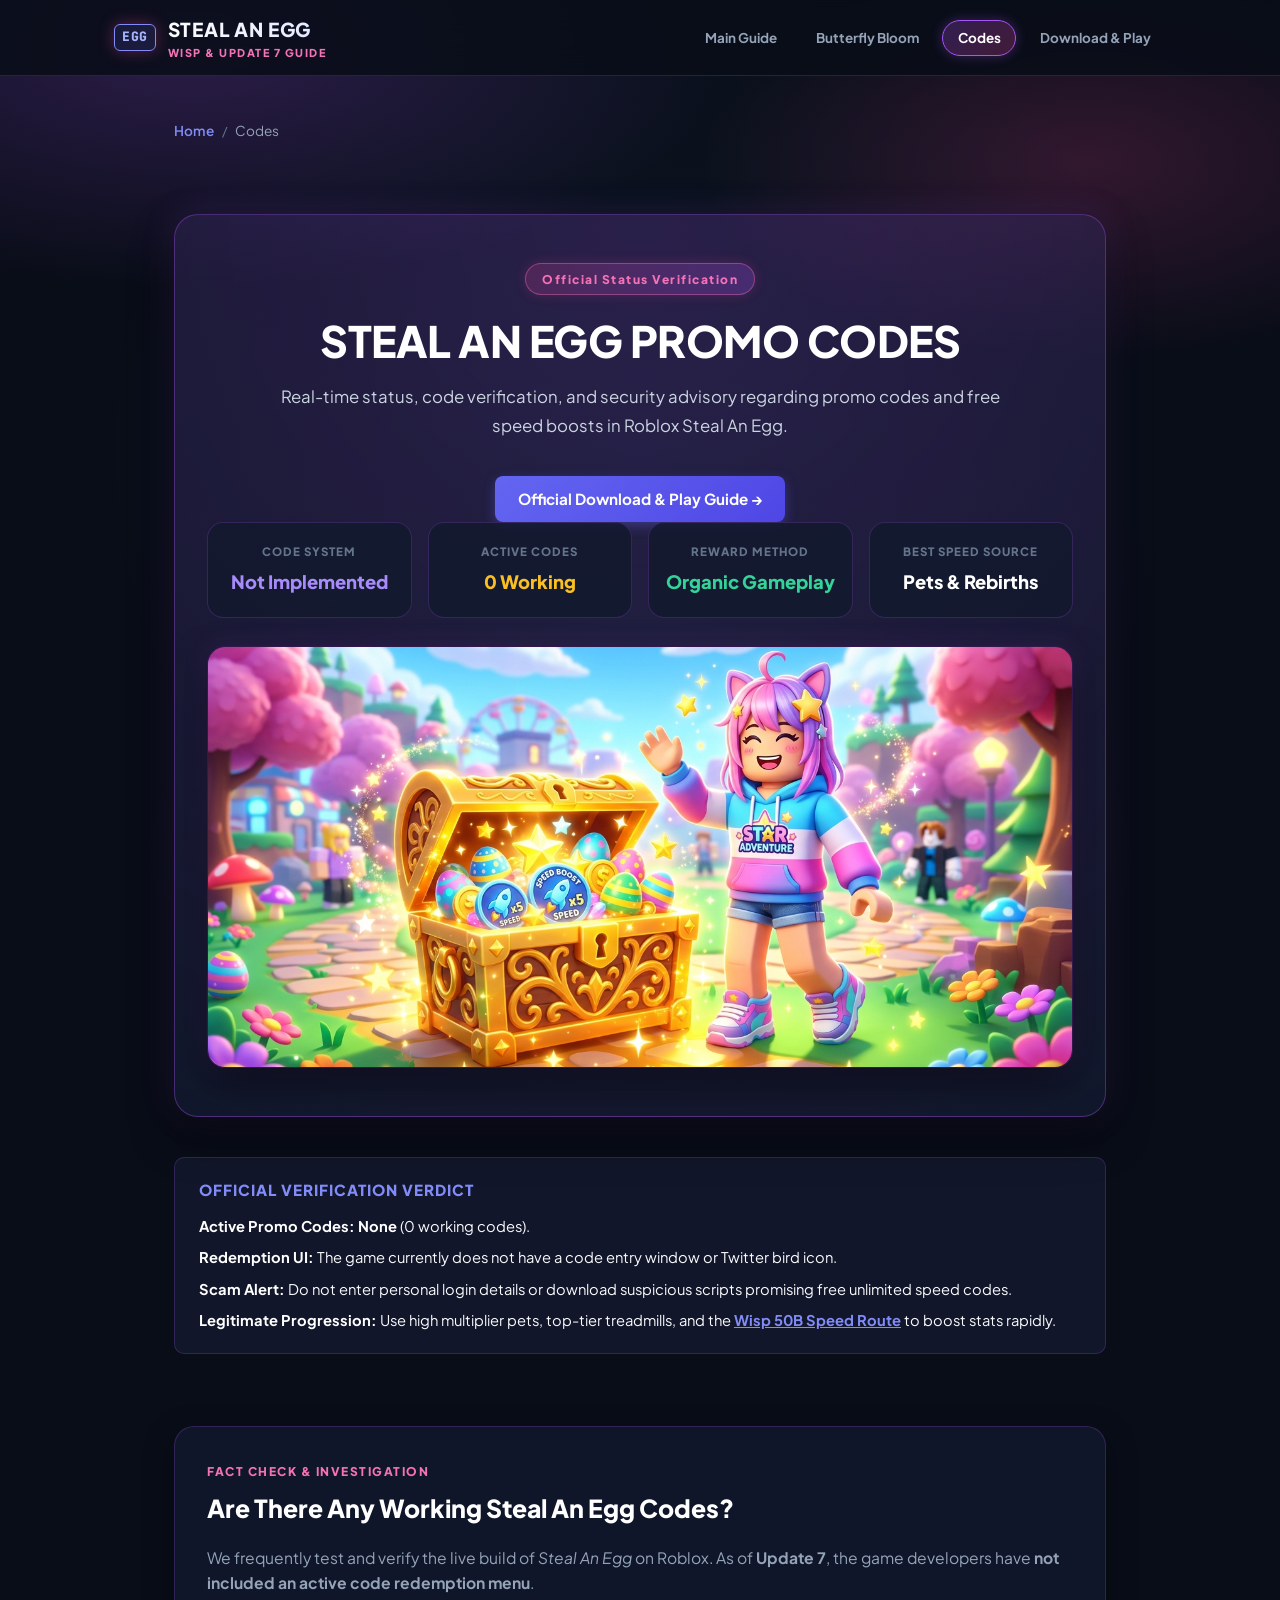
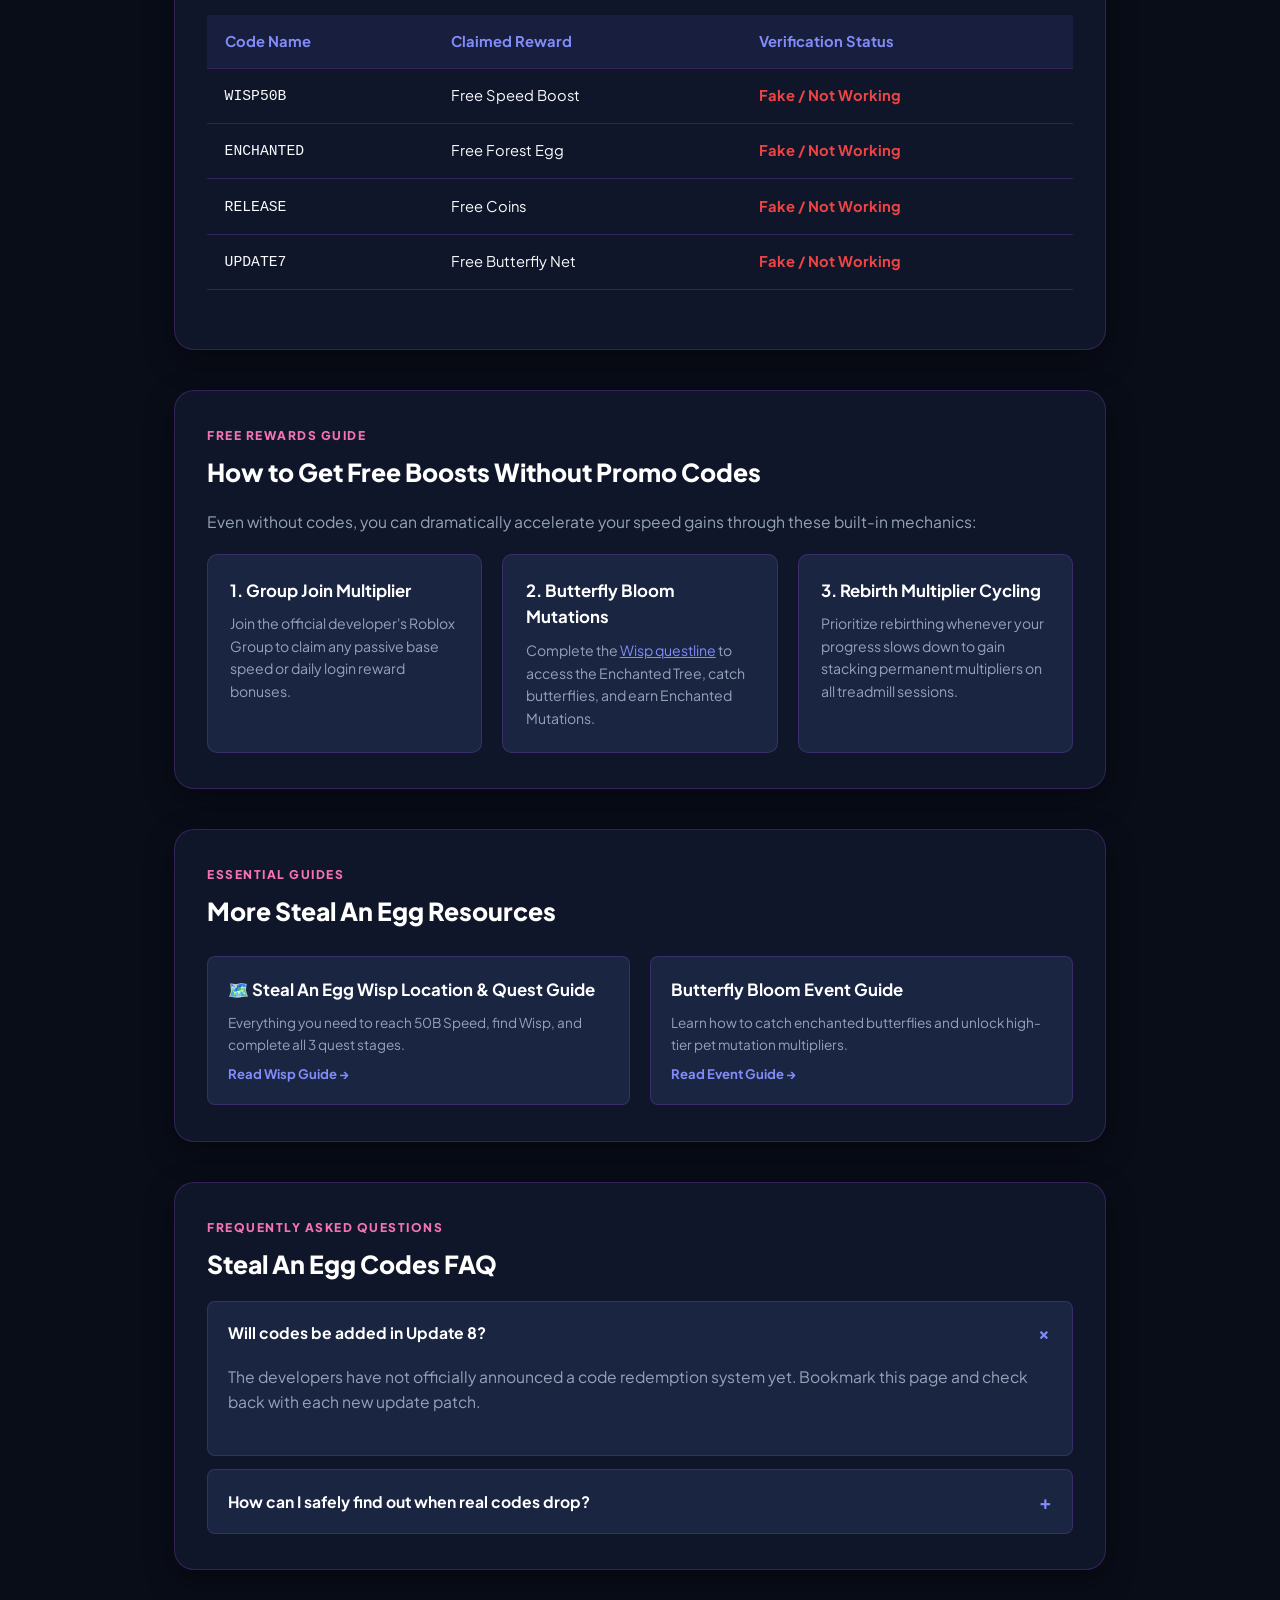
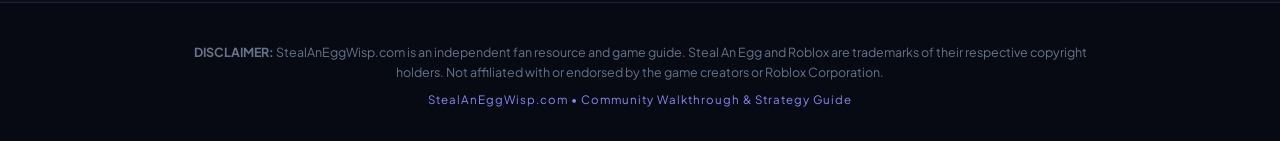
<file: codes/index.html>
<!DOCTYPE html>
<html lang="en">
<head>
  <meta charset="UTF-8">
  <meta name="viewport" content="width=device-width, initial-scale=1.0">
  <title>Steal An Egg Codes - Promo Codes &amp; Verification Guide</title>
  <meta name="description" content="Check the latest Steal An Egg promo codes and redemption status. Learn how to verify official game rewards, avoid scam generators, and unlock genuine perks.">
  <meta name="keywords" content="steal an egg codes, steal an egg roblox codes, steal an egg working codes, steal an egg promo codes, steal an egg secret codes">
  
  <link rel="canonical" href="https://stealaneggwisp.com/codes/">
  <meta property="og:title" content="Steal An Egg Codes - Working Status &amp; Verification Guide">
  <meta property="og:description" content="Verified status of Steal An Egg promo codes. Learn about code system implementation and scam prevention.">
  <meta property="og:type" content="article">
  <meta property="og:url" content="https://stealaneggwisp.com/codes/">
  <link rel="icon" href="data:image/svg+xml,<svg xmlns=%22http://www.w3.org/2000/svg%22 viewBox=%220 0 100 100%22><text y=%22.9em%22 font-size=%2290%22></text></svg>">
  
  <!-- Structured Data JSON-LD -->
  <script type="application/ld+json">
  {
    "@context": "https://schema.org",
    "@graph": [
      {
        "@type": "BreadcrumbList",
        "itemListElement": [
          {
            "@type": "ListItem",
            "position": 1,
            "name": "Home",
            "item": "https://stealaneggwisp.com/"
          },
          {
            "@type": "ListItem",
            "position": 2,
            "name": "Codes",
            "item": "https://stealaneggwisp.com/codes/"
          }
        ]
      },
      {
        "@type": "Article",
        "@id": "https://stealaneggwisp.com/codes/#article",
        "headline": "Steal An Egg Codes - Working Status &amp; Verification Guide",
        "description": "Verified breakdown of promo codes in Roblox Steal An Egg. Official redemption verification and update guide.",
        "inLanguage": "en-US",
        "datePublished": "2026-10-04",
        "dateModified": "2026-10-04",
        "author": {
          "@type": "Organization",
          "name": "Steal An Egg Community Wiki"
        }
      },
      {
        "@type": "FAQPage",
        "mainEntity": [
          {
            "@type": "Question",
            "name": "Are there any working promo codes for Steal An Egg?",
            "acceptedAnswer": {
              "@type": "Answer",
              "text": "No. There are currently no working promo codes for Steal An Egg. The game does not feature a code redemption button or text input interface."
            }
          },
          {
            "@type": "Question",
            "name": "How do you redeem codes in Steal An Egg if they are added?",
            "acceptedAnswer": {
              "@type": "Answer",
              "text": "If the developers add a code system in an upcoming patch (such as Update 8), a bird or gift icon will typically appear on the side HUD where players can type active codes."
            }
          },
          {
            "@type": "Question",
            "name": "Why do some YouTube videos show Steal An Egg secret codes?",
            "acceptedAnswer": {
              "@type": "Answer",
              "text": "Those videos use clickbait titles or edited UI mockups to gain views. Steal An Egg does not have a backend code validation system at this time."
            }
          }
        ]
      }
    ]
  }
  </script>

  <!-- Google Fonts -->
  <link rel="preconnect" href="https://fonts.googleapis.com">
  <link rel="preconnect" href="https://fonts.gstatic.com" crossorigin>
  <link href="https://fonts.googleapis.com/css2?family=Plus+Jakarta+Sans:wght@400;500;600;700;800;900&family=JetBrains+Mono:wght@600;700&display=swap" rel="stylesheet">
  
  <link rel="stylesheet" href="../style.css">
  <script defer src="/_site-analytics.js"></script>
</head>
<body>
  <!-- Header Bar -->
  <header class="site-header">
    <div class="header-content">
      <a href="/" class="brand-logo">
        <span class="egg-icon" style="font-family: var(--font-mono, monospace); font-weight: 800; font-size: 13px; background: rgba(99,102,241,0.15); border: 1px solid var(--primary-magic, #6366f1); border-radius: 6px; padding: 2px 7px; color: #a5b4fc;">EGG</span>
        <div class="logo-text">
          <span class="brand-title">STEAL AN EGG</span>
          <span class="brand-sub">WISP & UPDATE 7 GUIDE</span>
        </div>
      </a>
      <nav class="top-nav">
        <a href="/" class="nav-link">Main Guide</a>
        <a href="/butterfly-bloom/" class="nav-link">Butterfly Bloom</a>
        <a href="/codes/" class="nav-link" style="color: #fff; border-color: var(--primary-magic);">Codes</a>
        <a href="/download/" class="nav-link">Download & Play</a>
      </nav>
    </div>
  </header>

  <!-- Main Container -->
  <main class="main-content">
    <!-- Breadcrumbs -->
    <nav class="breadcrumbs-nav" aria-label="Breadcrumb">
      <a href="/">Home</a>
      <span class="sep">/</span>
      <span class="current">Codes</span>
    </nav>

    <!-- Hero Banner -->
    <section class="hero-section">
      <div class="badge-tag">Official Status Verification</div>
      <h1 class="hero-title">STEAL AN EGG PROMO CODES</h1>
      <p class="hero-sub">
        Real-time status, code verification, and security advisory regarding promo codes and free speed boosts in Roblox Steal An Egg.
      </p>

      <div style="margin-top: 1.2rem; display: flex; justify-content: center; gap: 0.8rem; flex-wrap: wrap;">
        <a href="/download/" style="display: inline-flex; align-items: center; gap: 0.5rem; background: linear-gradient(135deg, #6366f1, #4f46e5); color: #fff; padding: 0.7rem 1.4rem; border-radius: 8px; font-weight: 700; text-decoration: none; box-shadow: 0 4px 12px rgba(99,102,241,0.35); font-size: 0.95rem;">
          Official Download &amp; Play Guide →
        </a>
      </div>
      
      <!-- Key Stats Callout -->
      <div class="quick-facts-grid">
        <div class="fact-card">
          <div class="fact-label">CODE SYSTEM</div>
          <div class="fact-val text-magic">Not Implemented</div>
        </div>
        <div class="fact-card">
          <div class="fact-label">ACTIVE CODES</div>
          <div class="fact-val text-gold">0 Working</div>
        </div>
        <div class="fact-card">
          <div class="fact-label">REWARD METHOD</div>
          <div class="fact-val text-green">Organic Gameplay</div>
        </div>
        <div class="fact-card">
          <div class="fact-label">BEST SPEED SOURCE</div>
          <div class="fact-val">Pets &amp; Rebirths</div>
        </div>
      </div>

      <!-- Hero Visual -->
      <div class="visual-banner">
        <img src="/images/codes-treasure.jpg" alt="Roblox Steal An Egg Codes and Free Speed Rewards Chest" width="1280" height="720">
      </div>
    </section>

    <!-- Direct Answer Box -->
    <div class="geo-direct-answer">
      <h3>Official Verification Verdict</h3>
      <ul>
        <li><strong>Active Promo Codes:</strong> <strong>None</strong> (0 working codes).</li>
        <li><strong>Redemption UI:</strong> The game currently does not have a code entry window or Twitter bird icon.</li>
        <li><strong>Scam Alert:</strong> Do not enter personal login details or download suspicious scripts promising free unlimited speed codes.</li>
        <li><strong>Legitimate Progression:</strong> Use high multiplier pets, top-tier treadmills, and the <a href="/" style="color:var(--primary-magic); font-weight:700;">Wisp 50B Speed Route</a> to boost stats rapidly.</li>
      </ul>
    </div>

    <!-- Section 1: Code Verification Details -->
    <section class="content-block">
      <div class="section-badge">FACT CHECK & INVESTIGATION</div>
      <h2>Are There Any Working Steal An Egg Codes?</h2>
      <p>
        We frequently test and verify the live build of <em>Steal An Egg</em> on Roblox. As of <strong>Update 7</strong>, the game developers have <strong>not included an active code redemption menu</strong>.
      </p>

      <div class="table-responsive">
        <table class="data-table">
          <thead>
            <tr>
              <th>Code Name</th>
              <th>Claimed Reward</th>
              <th>Verification Status</th>
            </tr>
          </thead>
          <tbody>
            <tr>
              <td><code>WISP50B</code></td>
              <td>Free Speed Boost</td>
              <td><span style="color: #ef4444; font-weight:700;">Fake / Not Working</span></td>
            </tr>
            <tr>
              <td><code>ENCHANTED</code></td>
              <td>Free Forest Egg</td>
              <td><span style="color: #ef4444; font-weight:700;">Fake / Not Working</span></td>
            </tr>
            <tr>
              <td><code>RELEASE</code></td>
              <td>Free Coins</td>
              <td><span style="color: #ef4444; font-weight:700;">Fake / Not Working</span></td>
            </tr>
            <tr>
              <td><code>UPDATE7</code></td>
              <td>Free Butterfly Net</td>
              <td><span style="color: #ef4444; font-weight:700;">Fake / Not Working</span></td>
            </tr>
          </tbody>
        </table>
      </div>
    </section>

    <!-- Section 2: How to Get Legitimate Free Rewards -->
    <section class="content-block">
      <div class="section-badge">FREE REWARDS GUIDE</div>
      <h2>How to Get Free Boosts Without Promo Codes</h2>
      <p>
        Even without codes, you can dramatically accelerate your speed gains through these built-in mechanics:
      </p>

      <div class="tips-grid">
        <div class="tip-box">
          <h4>1. Group Join Multiplier</h4>
          <p>Join the official developer's Roblox Group to claim any passive base speed or daily login reward bonuses.</p>
        </div>
        <div class="tip-box">
          <h4>2. Butterfly Bloom Mutations</h4>
          <p>Complete the <a href="/" style="color:var(--primary-magic);">Wisp questline</a> to access the Enchanted Tree, catch butterflies, and earn Enchanted Mutations.</p>
        </div>
        <div class="tip-box">
          <h4>3. Rebirth Multiplier Cycling</h4>
          <p>Prioritize rebirthing whenever your progress slows down to gain stacking permanent multipliers on all treadmill sessions.</p>
        </div>
      </div>
    </section>

    <!-- Hub Cards Navigation -->
    <section class="content-block">
      <div class="section-badge">ESSENTIAL GUIDES</div>
      <h2>More Steal An Egg Resources</h2>
      <div class="hub-nav-grid">
        <a href="/" class="hub-card">
          <h4>🗺️ Steal An Egg Wisp Location & Quest Guide</h4>
          <p>Everything you need to reach 50B Speed, find Wisp, and complete all 3 quest stages.</p>
          <span class="hub-link-text">Read Wisp Guide →</span>
        </a>
        <a href="/butterfly-bloom/" class="hub-card">
          <h4>Butterfly Bloom Event Guide</h4>
          <p>Learn how to catch enchanted butterflies and unlock high-tier pet mutation multipliers.</p>
          <span class="hub-link-text">Read Event Guide →</span>
        </a>
      </div>
    </section>

    <!-- Codes FAQ -->
    <section class="content-block">
      <div class="section-badge">FREQUENTLY ASKED QUESTIONS</div>
      <h2>Steal An Egg Codes FAQ</h2>

      <div class="faq-accordion">
        <details class="faq-item" open>
          <summary>Will codes be added in Update 8?</summary>
          <div class="faq-answer">
            <p>The developers have not officially announced a code redemption system yet. Bookmark this page and check back with each new update patch.</p>
          </div>
        </details>

        <details class="faq-item">
          <summary>How can I safely find out when real codes drop?</summary>
          <div class="faq-answer">
            <p>Official codes will always be posted in the Roblox game description or the developer's verified Discord server, never on third-party download links.</p>
          </div>
        </details>
      </div>
    </section>
  </main>

  <!-- Site Footer -->
  <footer class="site-footer">
    <div class="footer-content">
      <p class="disclaimer-text">
        <strong>DISCLAIMER:</strong> StealAnEggWisp.com is an independent fan resource and game guide. Steal An Egg and Roblox are trademarks of their respective copyright holders. Not affiliated with or endorsed by the game creators or Roblox Corporation.
      </p>
      <p class="copyright-sub">StealAnEggWisp.com • Community Walkthrough & Strategy Guide</p>
    </div>
  </footer>

  <script src="../app.js"></script>
</body>
</html>
</file>
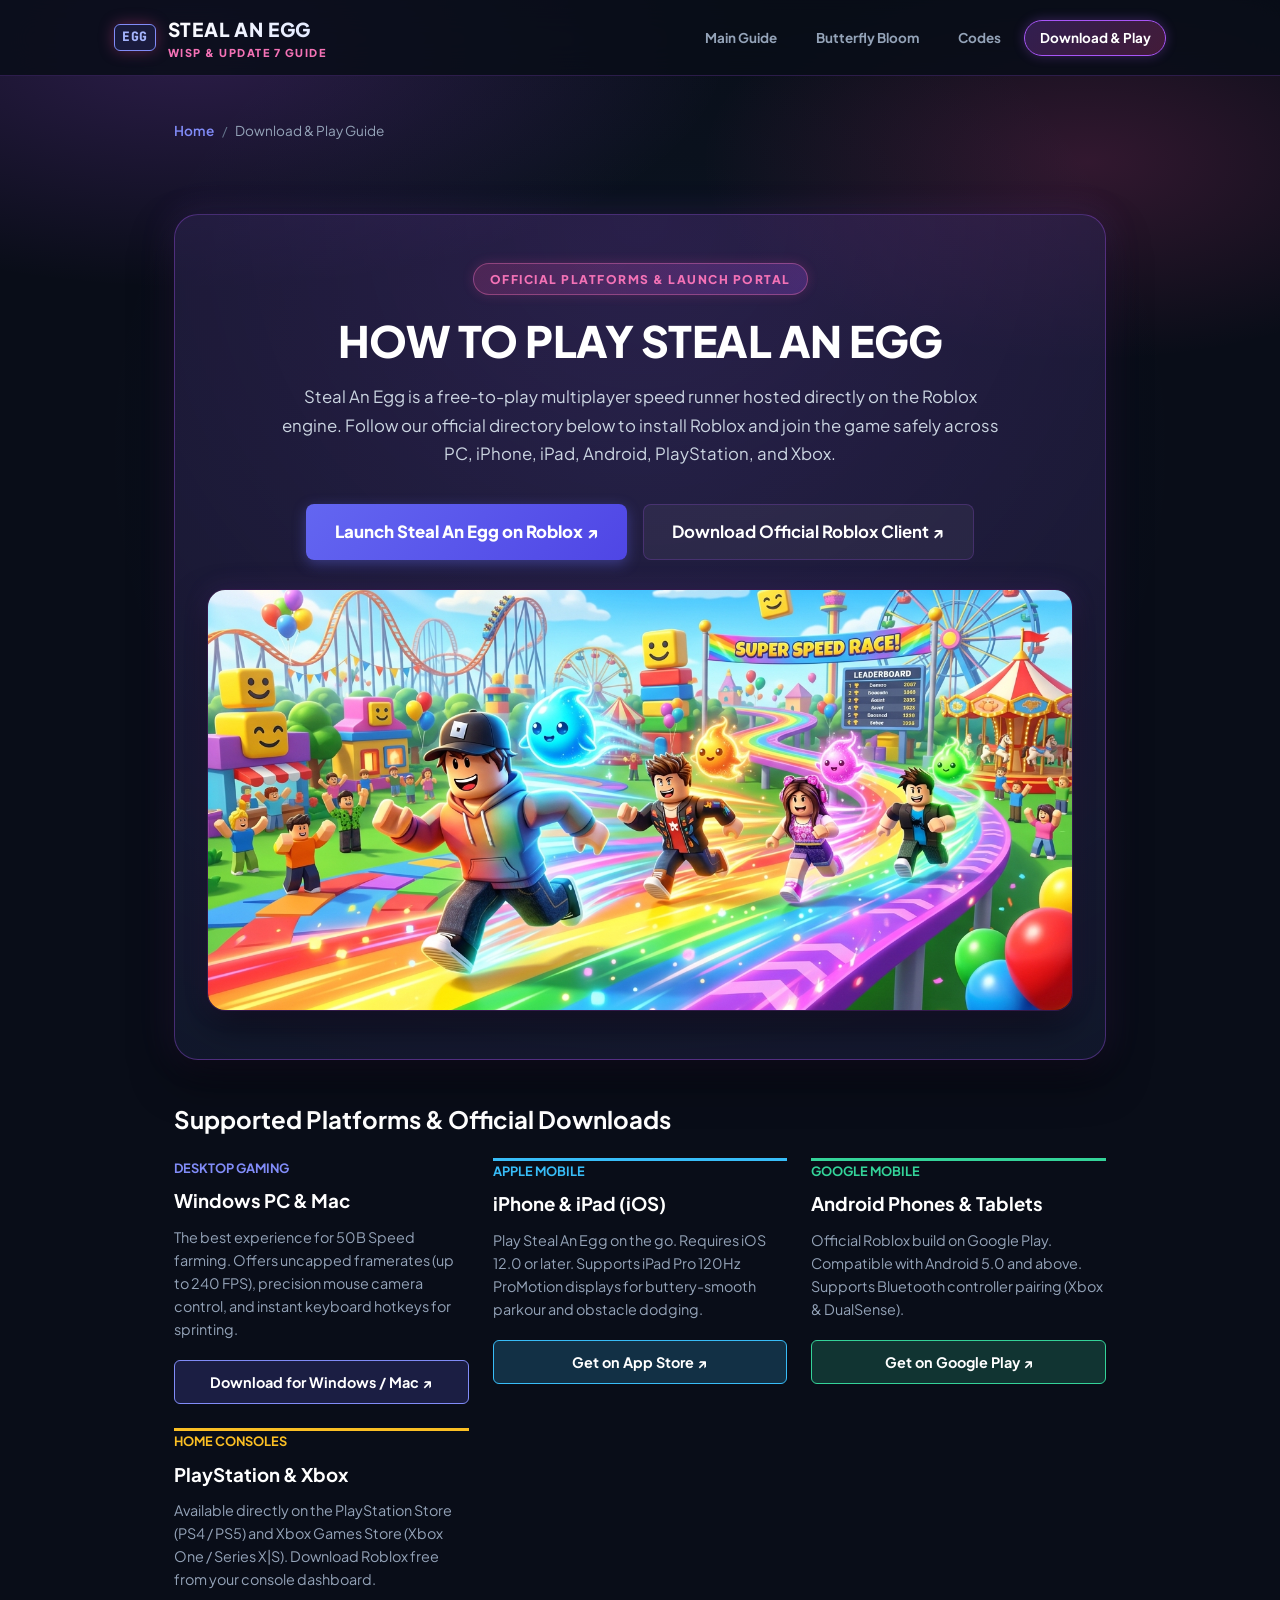
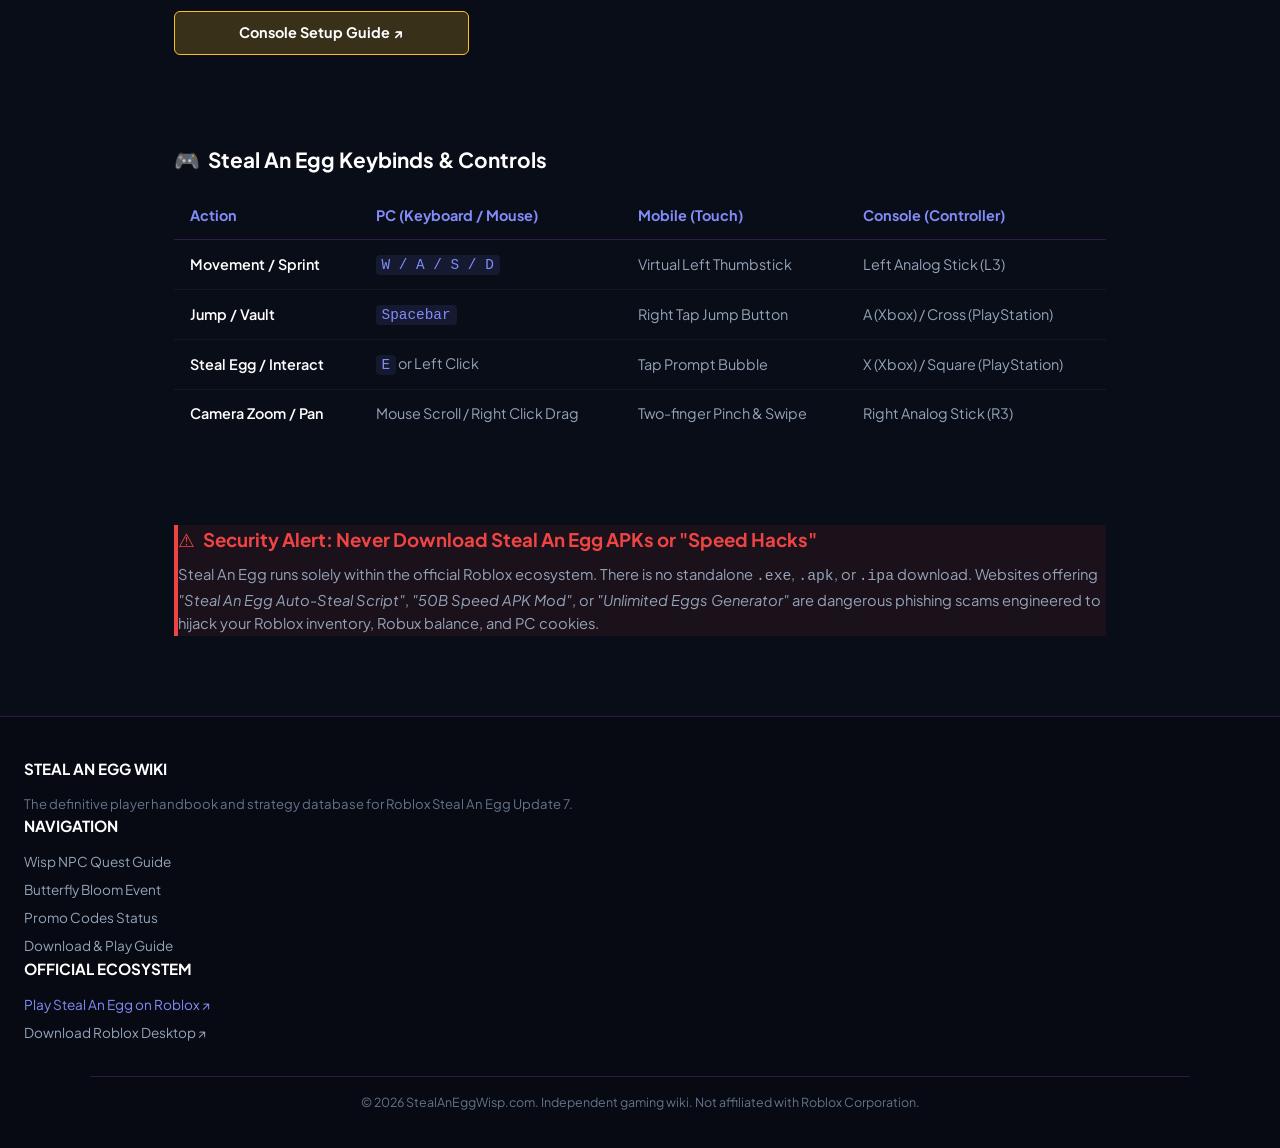
<file: download/index.html>
<!DOCTYPE html>
<html lang="en">
<head>
  <meta charset="UTF-8">
  <meta name="viewport" content="width=device-width, initial-scale=1.0">
  <title>How to Download & Play Steal An Egg on Roblox (PC, Mobile & Console)</title>
  <meta name="description" content="Official guide on how to download Roblox, join Steal An Egg, and master controls on PC, iPhone, Android, and consoles. Direct links to Roblox and anti-scam tips.">
  <meta name="keywords" content="steal an egg download, play steal an egg roblox, steal an egg pc, steal an egg apk, steal an egg mobile, roblox steal an egg link">

  <link rel="canonical" href="https://stealaneggwisp.com/download/">
  <meta property="og:title" content="How to Download & Play Steal An Egg on Roblox (Official Guide)">
  <meta property="og:description" content="Get started with Steal An Egg on Roblox. Official launch links, system requirements, touch/keyboard controls, and security guidelines.">
  <meta property="og:type" content="article">
  <meta property="og:url" content="https://stealaneggwisp.com/download/">
  <link rel="icon" href="data:image/svg+xml,<svg xmlns=%22http://www.w3.org/2000/svg%22 viewBox=%220 0 100 100%22><text y=%22.9em%22 font-size=%2290%22></text></svg>">

  <!-- Google Fonts -->
  <link rel="preconnect" href="https://fonts.googleapis.com">
  <link rel="preconnect" href="https://fonts.gstatic.com" crossorigin>
  <link href="https://fonts.googleapis.com/css2?family=Plus+Jakarta+Sans:wght@400;500;600;700;800;900&family=JetBrains+Mono:wght@600;700&display=swap" rel="stylesheet">

  <link rel="stylesheet" href="../style.css">

  <script type="application/ld+json">
  {
    "@context": "https://schema.org",
    "@graph": [
      {
        "@type": "BreadcrumbList",
        "itemListElement": [
          {
            "@type": "ListItem",
            "position": 1,
            "name": "Home",
            "item": "https://stealaneggwisp.com/"
          },
          {
            "@type": "ListItem",
            "position": 2,
            "name": "Download & Play",
            "item": "https://stealaneggwisp.com/download/"
          }
        ]
      },
      {
        "@type": "HowTo",
        "name": "How to Download and Play Steal An Egg on Roblox",
        "description": "Step-by-step instructions to install Roblox on PC, iOS, or Android and join the official Steal An Egg experience.",
        "step": [
          {
            "@type": "HowToStep",
            "name": "Install the Official Roblox Application",
            "text": "Download the official Roblox launcher from roblox.com for PC/Mac, or from the Apple App Store / Google Play Store for mobile devices."
          },
          {
            "@type": "HowToStep",
            "name": "Create or Log in to your Roblox Account",
            "text": "Sign in to your verified Roblox profile and ensure 2-Step Verification is active."
          },
          {
            "@type": "HowToStep",
            "name": "Search for Steal An Egg",
            "text": "Search for 'Steal An Egg' in the Roblox search bar and click the green Play button to launch into the arena."
          }
        ]
      }
    ]
  }
  </script>
  <script defer src="/_site-analytics.js"></script>
</head>
<body>

  <!-- Header Bar -->
  <header class="site-header">
    <div class="header-content">
      <a href="/" class="brand-logo">
        <span class="egg-icon" style="font-family: var(--font-mono, monospace); font-weight: 800; font-size: 13px; background: rgba(99,102,241,0.15); border: 1px solid var(--primary-magic, #6366f1); border-radius: 6px; padding: 2px 7px; color: #a5b4fc;">EGG</span>
        <div class="logo-text">
          <span class="brand-title">STEAL AN EGG</span>
          <span class="brand-sub">WISP & UPDATE 7 GUIDE</span>
        </div>
      </a>
      <nav class="top-nav">
        <a href="/" class="nav-link">Main Guide</a>
        <a href="/butterfly-bloom/" class="nav-link">Butterfly Bloom</a>
        <a href="/codes/" class="nav-link">Codes</a>
        <a href="/download/" class="nav-link" style="color: #fff; border-color: var(--primary-magic); font-weight: 700;">Download & Play</a>
      </nav>
    </div>
  </header>

  <!-- Main Container -->
  <main class="main-content">
    <nav class="breadcrumbs-nav" aria-label="Breadcrumb">
      <a href="/">Home</a>
      <span class="sep">/</span>
      <span class="current">Download & Play Guide</span>
    </nav>

    <!-- Hero Section -->
    <section class="hero-section">
      <div class="badge-tag">OFFICIAL PLATFORMS & LAUNCH PORTAL</div>
      <h1 class="hero-title">HOW TO PLAY STEAL AN EGG</h1>
      <p class="hero-sub">
        Steal An Egg is a free-to-play multiplayer speed runner hosted directly on the Roblox engine. Follow our official directory below to install Roblox and join the game safely across PC, iPhone, iPad, Android, PlayStation, and Xbox.
      </p>

      <div style="margin-top: 1.5rem; display: flex; gap: 1rem; justify-content: center; flex-wrap: wrap;">
        <a href="https://www.roblox.com/discover/?keyword=Steal+An+Egg" target="_blank" rel="noopener noreferrer" class="btn-primary" style="display: inline-flex; align-items: center; gap: 0.5rem; background: linear-gradient(135deg, #6366f1, #4f46e5); color: #fff; padding: 0.85rem 1.8rem; border-radius: 8px; font-weight: 800; text-decoration: none; font-size: 1.05rem; box-shadow: 0 4px 14px rgba(99, 102, 241, 0.4);">
          Launch Steal An Egg on Roblox ↗
        </a>
        <a href="https://www.roblox.com/download" target="_blank" rel="noopener noreferrer" class="btn-secondary" style="display: inline-flex; align-items: center; gap: 0.5rem; background: rgba(255, 255, 255, 0.05); border: 1px solid var(--border-color); color: #fff; padding: 0.85rem 1.8rem; border-radius: 8px; font-weight: 700; text-decoration: none; font-size: 1.05rem;">
          Download Official Roblox Client ↗
        </a>
      </div>

      <!-- Hero Visual -->
      <div class="visual-banner">
        <img src="/images/play-lobby.jpg" alt="Roblox Steal An Egg Official Game World and Super Speed Race Track" width="1280" height="720">
      </div>
    </section>

    <!-- Platform Selection Cards -->
    <section style="margin-bottom: 3rem;">
      <h2 style="font-size: 1.5rem; color: #fff; margin-bottom: 1.2rem;">
        Supported Platforms &amp; Official Downloads
      </h2>

      <div class="grid-2-col" style="display: grid; grid-template-columns: repeat(auto-fit, minmax(260px, 1fr)); gap: 1.5rem;">
        
        <!-- PC / Mac -->
        <div class="content-card">
          <div style="font-size: 0.8rem; color: #818cf8; font-weight: 700; text-transform: uppercase; margin-bottom: 0.5rem;">DESKTOP GAMING</div>
          <h3 style="color: #fff; margin-bottom: 0.6rem;">Windows PC &amp; Mac</h3>
          <p style="color: var(--text-muted); font-size: 0.9rem; line-height: 1.6; margin-bottom: 1.2rem;">
            The best experience for 50B Speed farming. Offers uncapped framerates (up to 240 FPS), precision mouse camera control, and instant keyboard hotkeys for sprinting.
          </p>
          <a href="https://www.roblox.com/download" target="_blank" rel="noopener noreferrer" class="btn-primary" style="display: block; text-align: center; text-decoration: none; background: rgba(99, 102, 241, 0.2); border: 1px solid #818cf8; color: #fff; padding: 0.6rem 1rem; border-radius: 6px; font-size: 0.9rem; font-weight: 700;">
            Download for Windows / Mac ↗
          </a>
        </div>

        <!-- iOS -->
        <div class="content-card" style="border-top: 3px solid #38bdf8;">
          <div style="font-size: 0.8rem; color: #38bdf8; font-weight: 700; text-transform: uppercase; margin-bottom: 0.5rem;">APPLE MOBILE</div>
          <h3 style="color: #fff; margin-bottom: 0.6rem;">iPhone & iPad (iOS)</h3>
          <p style="color: var(--text-muted); font-size: 0.9rem; line-height: 1.6; margin-bottom: 1.2rem;">
            Play Steal An Egg on the go. Requires iOS 12.0 or later. Supports iPad Pro 120Hz ProMotion displays for buttery-smooth parkour and obstacle dodging.
          </p>
          <a href="https://apps.apple.com/app/roblox/id431946152" target="_blank" rel="noopener noreferrer" class="btn-primary" style="display: block; text-align: center; text-decoration: none; background: rgba(56, 189, 248, 0.2); border: 1px solid #38bdf8; color: #fff; padding: 0.6rem 1rem; border-radius: 6px; font-size: 0.9rem; font-weight: 700;">
            Get on App Store ↗
          </a>
        </div>

        <!-- Android -->
        <div class="content-card" style="border-top: 3px solid #34d399;">
          <div style="font-size: 0.8rem; color: #34d399; font-weight: 700; text-transform: uppercase; margin-bottom: 0.5rem;">GOOGLE MOBILE</div>
          <h3 style="color: #fff; margin-bottom: 0.6rem;">Android Phones & Tablets</h3>
          <p style="color: var(--text-muted); font-size: 0.9rem; line-height: 1.6; margin-bottom: 1.2rem;">
            Official Roblox build on Google Play. Compatible with Android 5.0 and above. Supports Bluetooth controller pairing (Xbox & DualSense).
          </p>
          <a href="https://play.google.com/store/apps/details?id=com.roblox.client" target="_blank" rel="noopener noreferrer" class="btn-primary" style="display: block; text-align: center; text-decoration: none; background: rgba(52, 211, 153, 0.2); border: 1px solid #34d399; color: #fff; padding: 0.6rem 1rem; border-radius: 6px; font-size: 0.9rem; font-weight: 700;">
            Get on Google Play ↗
          </a>
        </div>

        <!-- Consoles -->
        <div class="content-card" style="border-top: 3px solid #fbbf24;">
          <div style="font-size: 0.8rem; color: #fbbf24; font-weight: 700; text-transform: uppercase; margin-bottom: 0.5rem;">HOME CONSOLES</div>
          <h3 style="color: #fff; margin-bottom: 0.6rem;">PlayStation & Xbox</h3>
          <p style="color: var(--text-muted); font-size: 0.9rem; line-height: 1.6; margin-bottom: 1.2rem;">
            Available directly on the PlayStation Store (PS4 / PS5) and Xbox Games Store (Xbox One / Series X|S). Download Roblox free from your console dashboard.
          </p>
          <a href="https://www.roblox.com/discover/?keyword=Steal+An+Egg" target="_blank" rel="noopener noreferrer" class="btn-primary" style="display: block; text-align: center; text-decoration: none; background: rgba(251, 191, 36, 0.2); border: 1px solid #fbbf24; color: #fff; padding: 0.6rem 1rem; border-radius: 6px; font-size: 0.9rem; font-weight: 700;">
            Console Setup Guide ↗
          </a>
        </div>

      </div>
    </section>

    <!-- Controls & Keybinds Matrix -->
    <section class="content-card" style="margin-bottom: 3rem;">
      <h2 style="font-size: 1.3rem; color: #fff; margin-bottom: 1rem; display: flex; align-items: center; gap: 0.5rem;">
        <span>🎮</span> Steal An Egg Keybinds & Controls
      </h2>

      <div style="overflow-x: auto;">
        <table style="width: 100%; border-collapse: collapse; text-align: left; font-size: 0.9rem;">
          <thead>
            <tr style="border-bottom: 1px solid var(--border-color); color: var(--primary-magic);">
              <th style="padding: 0.75rem 1rem;">Action</th>
              <th style="padding: 0.75rem 1rem;">PC (Keyboard / Mouse)</th>
              <th style="padding: 0.75rem 1rem;">Mobile (Touch)</th>
              <th style="padding: 0.75rem 1rem;">Console (Controller)</th>
            </tr>
          </thead>
          <tbody style="color: var(--text-muted);">
            <tr style="border-bottom: 1px solid rgba(255,255,255,0.05);">
              <td style="padding: 0.75rem 1rem; color: #fff; font-weight: 600;">Movement / Sprint</td>
              <td style="padding: 0.75rem 1rem;"><code style="color: #818cf8; background: rgba(129, 140, 248, 0.1); padding: 2px 6px; border-radius: 4px;">W / A / S / D</code></td>
              <td style="padding: 0.75rem 1rem;">Virtual Left Thumbstick</td>
              <td style="padding: 0.75rem 1rem;">Left Analog Stick (L3)</td>
            </tr>
            <tr style="border-bottom: 1px solid rgba(255,255,255,0.05);">
              <td style="padding: 0.75rem 1rem; color: #fff; font-weight: 600;">Jump / Vault</td>
              <td style="padding: 0.75rem 1rem;"><code style="color: #818cf8; background: rgba(129, 140, 248, 0.1); padding: 2px 6px; border-radius: 4px;">Spacebar</code></td>
              <td style="padding: 0.75rem 1rem;">Right Tap Jump Button</td>
              <td style="padding: 0.75rem 1rem;">A (Xbox) / Cross (PlayStation)</td>
            </tr>
            <tr style="border-bottom: 1px solid rgba(255,255,255,0.05);">
              <td style="padding: 0.75rem 1rem; color: #fff; font-weight: 600;">Steal Egg / Interact</td>
              <td style="padding: 0.75rem 1rem;"><code style="color: #818cf8; background: rgba(129, 140, 248, 0.1); padding: 2px 6px; border-radius: 4px;">E</code> or Left Click</td>
              <td style="padding: 0.75rem 1rem;">Tap Prompt Bubble</td>
              <td style="padding: 0.75rem 1rem;">X (Xbox) / Square (PlayStation)</td>
            </tr>
            <tr>
              <td style="padding: 0.75rem 1rem; color: #fff; font-weight: 600;">Camera Zoom / Pan</td>
              <td style="padding: 0.75rem 1rem;">Mouse Scroll / Right Click Drag</td>
              <td style="padding: 0.75rem 1rem;">Two-finger Pinch & Swipe</td>
              <td style="padding: 0.75rem 1rem;">Right Analog Stick (R3)</td>
            </tr>
          </tbody>
        </table>
      </div>
    </section>

    <!-- Security Warning (Anti-Scam) -->
    <section class="content-card" style="border-left: 4px solid #ef4444; background: rgba(239, 68, 68, 0.08); margin-bottom: 3rem;">
      <h3 style="color: #ef4444; margin-bottom: 0.5rem; display: flex; align-items: center; gap: 0.5rem;">
        <span>⚠️</span> Security Alert: Never Download Steal An Egg APKs or "Speed Hacks"
      </h3>
      <p style="color: var(--text-muted); font-size: 0.92rem; line-height: 1.6;">
        Steal An Egg runs solely within the official Roblox ecosystem. There is no standalone <code>.exe</code>, <code>.apk</code>, or <code>.ipa</code> download. Websites offering <em>"Steal An Egg Auto-Steal Script"</em>, <em>"50B Speed APK Mod"</em>, or <em>"Unlimited Eggs Generator"</em> are dangerous phishing scams engineered to hijack your Roblox inventory, Robux balance, and PC cookies.
      </p>
    </section>

  </main>

  <!-- Site Footer -->
  <footer class="site-footer">
    <div class="footer-container">
      <div class="footer-col">
        <h4 style="color: #fff; margin-bottom: 0.8rem; font-size: 0.95rem;">STEAL AN EGG WIKI</h4>
        <p style="color: var(--text-dim); font-size: 0.82rem; line-height: 1.5;">
          The definitive player handbook and strategy database for Roblox Steal An Egg Update 7.
        </p>
      </div>
      <div class="footer-col">
        <h4 style="color: #fff; margin-bottom: 0.8rem; font-size: 0.95rem;">NAVIGATION</h4>
        <div style="display: flex; flex-direction: column; gap: 0.4rem; font-size: 0.85rem;">
          <a href="/" style="color: var(--text-muted); text-decoration: none;">Wisp NPC Quest Guide</a>
          <a href="/butterfly-bloom/" style="color: var(--text-muted); text-decoration: none;">Butterfly Bloom Event</a>
          <a href="/codes/" style="color: var(--text-muted); text-decoration: none;">Promo Codes Status</a>
          <a href="/download/" style="color: var(--text-muted); text-decoration: none;">Download & Play Guide</a>
        </div>
      </div>
      <div class="footer-col">
        <h4 style="color: #fff; margin-bottom: 0.8rem; font-size: 0.95rem;">OFFICIAL ECOSYSTEM</h4>
        <div style="display: flex; flex-direction: column; gap: 0.4rem; font-size: 0.85rem;">
          <a href="https://www.roblox.com/discover/?keyword=Steal+An+Egg" target="_blank" rel="noopener noreferrer" style="color: var(--primary-magic); text-decoration: none;">Play Steal An Egg on Roblox ↗</a>
          <a href="https://www.roblox.com/download" target="_blank" rel="noopener noreferrer" style="color: var(--text-muted); text-decoration: none;">Download Roblox Desktop ↗</a>
        </div>
      </div>
    </div>
    <div style="max-width: 1100px; margin: 2rem auto 0; padding-top: 1rem; border-top: 1px solid var(--border-color); text-align: center; color: var(--text-dim); font-size: 0.78rem;">
      &copy; 2026 StealAnEggWisp.com. Independent gaming wiki. Not affiliated with Roblox Corporation.
    </div>
  </footer>

</body>
</html>
</file>
<file: style.css>
:root {
  --bg-main: #090d18;
  --bg-card: rgba(18, 25, 45, 0.85);
  --bg-card-hover: rgba(28, 38, 68, 0.95);
  --border-color: rgba(168, 85, 247, 0.22);
  --border-glow: rgba(236, 72, 153, 0.4);
  --primary-magic: #818cf8;
  --accent-purple: #a855f7;
  --accent-pink: #ec4899;
  --accent-cyan: #38bdf8;
  --accent-gold: #fbbf24;
  --accent-green: #34d399;
  --text-main: #f8fafc;
  --text-muted: #94a3b8;
  --text-dim: #64748b;
  --font-sans: 'Plus Jakarta Sans', system-ui, -apple-system, sans-serif;
  --font-mono: 'JetBrains Mono', monospace;
}

* {
  box-sizing: border-box;
  margin: 0;
  padding: 0;
}

body {
  background-color: var(--bg-main);
  background-image:
    radial-gradient(ellipse 70% 45% at 15% 5%, rgba(168, 85, 247, 0.22), transparent 60%),
    radial-gradient(ellipse 55% 40% at 85% 18%, rgba(236, 72, 153, 0.18), transparent 55%),
    radial-gradient(ellipse 65% 50% at 50% 95%, rgba(16, 185, 129, 0.14), transparent 60%),
    radial-gradient(circle at 50% 50%, rgba(56, 189, 248, 0.05), transparent 70%);
  background-attachment: fixed;
  color: var(--text-main);
  font-family: var(--font-sans);
  line-height: 1.6;
  min-height: 100vh;
  display: flex;
  flex-direction: column;
}

/* Header */
.site-header {
  background: rgba(9, 13, 24, 0.85);
  backdrop-filter: blur(16px);
  border-bottom: 1px solid var(--border-color);
  position: sticky;
  top: 0;
  z-index: 100;
}

.header-content {
  max-width: 1100px;
  margin: 0 auto;
  padding: 0.85rem 1.5rem;
  display: flex;
  align-items: center;
  justify-content: space-between;
  flex-wrap: wrap;
  gap: 1rem;
}

.brand-logo {
  display: flex;
  align-items: center;
  gap: 0.75rem;
  text-decoration: none;
  color: #fff;
}

.egg-icon {
  font-family: var(--font-mono);
  font-weight: 900;
  font-size: 13px;
  background: linear-gradient(135deg, #a855f7, #ec4899);
  color: #fff;
  border-radius: 8px;
  padding: 4px 9px;
  box-shadow: 0 0 15px rgba(236, 72, 153, 0.35);
  letter-spacing: 0.5px;
}

.logo-text {
  display: flex;
  flex-direction: column;
}

.brand-title {
  font-weight: 900;
  font-size: 1.2rem;
  letter-spacing: 0.8px;
  background: linear-gradient(135deg, #ffffff, #e0e7ff);
  -webkit-background-clip: text;
  -webkit-text-fill-color: transparent;
}

.brand-sub {
  font-size: 0.68rem;
  font-weight: 800;
  letter-spacing: 1.5px;
  color: #f472b6;
}

.top-nav {
  display: flex;
  gap: 0.5rem;
  flex-wrap: wrap;
  align-items: center;
}

.nav-link {
  color: var(--text-muted);
  text-decoration: none;
  font-size: 0.84rem;
  font-weight: 700;
  padding: 0.4rem 0.9rem;
  border-radius: 999px;
  border: 1px solid transparent;
  transition: all 0.25s ease;
  white-space: nowrap;
}

.nav-link:hover {
  color: #fff;
  border-color: rgba(236, 72, 153, 0.4);
  background: linear-gradient(135deg, rgba(168, 85, 247, 0.15), rgba(236, 72, 153, 0.15));
  transform: translateY(-1px);
}

.nav-link.active,
.nav-link[style*="border-color"] {
  color: #fff !important;
  border-color: var(--accent-purple) !important;
  background: linear-gradient(135deg, rgba(168, 85, 247, 0.25), rgba(236, 72, 153, 0.25)) !important;
  box-shadow: 0 0 12px rgba(168, 85, 247, 0.3);
}

/* Main Content */
.main-content {
  flex: 1;
  max-width: 980px;
  width: 100%;
  margin: 2rem auto;
  padding: 0 1.5rem;
  display: flex;
  flex-direction: column;
  gap: 2.5rem;
}

/* Hero Section */
.hero-section {
  background: radial-gradient(circle at 50% 0%, rgba(168, 85, 247, 0.2), rgba(18, 25, 45, 0.95));
  border: 1px solid rgba(168, 85, 247, 0.35);
  border-radius: 24px;
  padding: 3rem 2rem;
  text-align: center;
  box-shadow: 0 20px 40px rgba(0, 0, 0, 0.5), 0 0 35px rgba(168, 85, 247, 0.15);
  position: relative;
  overflow: hidden;
}

.badge-tag {
  display: inline-block;
  background: linear-gradient(135deg, rgba(236, 72, 153, 0.2), rgba(168, 85, 247, 0.25));
  color: #f472b6;
  border: 1px solid rgba(244, 114, 182, 0.4);
  font-size: 0.75rem;
  font-weight: 800;
  letter-spacing: 1.5px;
  padding: 0.35rem 1rem;
  border-radius: 999px;
  margin-bottom: 1.25rem;
  box-shadow: 0 0 12px rgba(236, 72, 153, 0.2);
}

.hero-title {
  font-size: clamp(1.8rem, 4.5vw, 2.7rem);
  font-weight: 900;
  color: #fff;
  line-height: 1.2;
  margin-bottom: 1rem;
  letter-spacing: -0.5px;
}

.hero-sub {
  color: #cbd5e1;
  font-size: 1.05rem;
  max-width: 720px;
  margin: 0 auto 2.2rem;
  line-height: 1.7;
}

/* Visual Banner Container */
.visual-banner {
  border-radius: 18px;
  overflow: hidden;
  border: 1px solid rgba(168, 85, 247, 0.3);
  box-shadow: 0 15px 35px rgba(0, 0, 0, 0.5), 0 0 25px rgba(168, 85, 247, 0.15);
  margin-top: 1.8rem;
  background: #000;
}

.visual-banner img {
  width: 100%;
  height: auto;
  max-height: 420px;
  object-fit: cover;
  display: block;
}

/* Quick Facts Grid */
.quick-facts-grid {
  display: grid;
  grid-template-columns: repeat(auto-fit, minmax(180px, 1fr));
  gap: 1rem;
}

.fact-card {
  background: var(--bg-card);
  border: 1px solid var(--border-color);
  border-radius: 16px;
  padding: 1.25rem 1rem;
  text-align: center;
  transition: all 0.25s ease;
}

.fact-card:hover {
  transform: translateY(-3px);
  border-color: rgba(236, 72, 153, 0.4);
  box-shadow: 0 8px 24px rgba(0, 0, 0, 0.3), 0 0 15px rgba(236, 72, 153, 0.15);
}

.fact-label {
  font-size: 0.72rem;
  font-weight: 800;
  letter-spacing: 1px;
  color: var(--text-dim);
  margin-bottom: 0.35rem;
}

.fact-val {
  font-size: 1.15rem;
  font-weight: 800;
  color: #fff;
}
.text-magic { color: #a78bfa; }
.text-gold { color: var(--accent-gold); }
.text-green { color: var(--accent-green); }

/* Content Blocks */
.content-block {
  background: var(--bg-card);
  border: 1px solid var(--border-color);
  border-radius: 20px;
  padding: 2.2rem 2rem;
  box-shadow: 0 10px 30px rgba(0, 0, 0, 0.4);
}

.section-badge {
  color: #f472b6;
  font-size: 0.75rem;
  font-weight: 800;
  letter-spacing: 1.5px;
  margin-bottom: 0.5rem;
}

.content-block h2 {
  font-size: 1.55rem;
  font-weight: 900;
  color: #fff;
  margin-bottom: 1rem;
}

.content-block p {
  color: var(--text-muted);
  font-size: 0.98rem;
  margin-bottom: 1.25rem;
}

.guide-callout-box {
  background: rgba(99, 102, 241, 0.08);
  border: 1px solid var(--border-color);
  border-radius: 8px;
  padding: 1.5rem;
}

.guide-callout-box h3 {
  font-size: 1.1rem;
  color: #fff;
  margin-bottom: 0.75rem;
}

.step-list {
  padding-left: 1.4rem;
  display: flex;
  flex-direction: column;
  gap: 0.6rem;
  color: var(--text-muted);
}

.step-list strong {
  color: #fff;
}

/* Data Table */
.table-responsive {
  overflow-x: auto;
  margin-bottom: 1.5rem;
}

.data-table {
  width: 100%;
  border-collapse: collapse;
  font-size: 0.92rem;
}

.data-table th, .data-table td {
  padding: 0.9rem 1.1rem;
  border-bottom: 1px solid var(--border-color);
  text-align: left;
}

.data-table th {
  background: rgba(99, 102, 241, 0.1);
  color: var(--primary-magic);
  font-weight: 700;
}

.data-table td strong {
  color: #fff;
}

/* Info Card */
.info-card {
  background: rgba(52, 211, 153, 0.08);
  border: 1px solid rgba(52, 211, 153, 0.25);
  border-radius: 10px;
  padding: 1.4rem;
}

.info-card h3 {
  color: var(--accent-green);
  font-size: 1.1rem;
  margin-bottom: 0.6rem;
}

.info-card ul {
  padding-left: 1.4rem;
  color: var(--text-muted);
  display: flex;
  flex-direction: column;
  gap: 0.4rem;
}

.info-card strong {
  color: #fff;
}

/* Tips Grid */
.tips-grid {
  display: grid;
  grid-template-columns: repeat(auto-fit, minmax(240px, 1fr));
  gap: 1.25rem;
}

.tip-box {
  background: var(--bg-card-hover);
  border: 1px solid var(--border-color);
  border-radius: 10px;
  padding: 1.4rem;
}

.tip-box h4 {
  font-size: 1.05rem;
  color: #fff;
  margin-bottom: 0.5rem;
}

.tip-box p {
  font-size: 0.88rem;
  margin-bottom: 0;
}

/* Calculator Card */
.interactive-card {
  background: linear-gradient(180deg, var(--bg-card), rgba(99, 102, 241, 0.08));
  border-color: var(--border-glow);
}

.calc-form {
  max-width: 500px;
  margin: 1.5rem auto 0;
  display: flex;
  flex-direction: column;
  gap: 1rem;
}

.form-group label {
  display: block;
  font-size: 0.85rem;
  font-weight: 600;
  color: var(--text-muted);
  margin-bottom: 0.4rem;
}

.form-group input {
  width: 100%;
  background: var(--bg-main);
  border: 1px solid var(--border-color);
  border-radius: 8px;
  padding: 0.75rem 1rem;
  color: #fff;
  font-family: var(--font-mono);
  font-size: 1rem;
}

.form-group input:focus {
  outline: none;
  border-color: var(--primary-magic);
  box-shadow: 0 0 10px rgba(99, 102, 241, 0.3);
}

.calc-btn {
  background: linear-gradient(135deg, #6366f1, #4f46e5);
  color: #fff;
  border: none;
  font-weight: 700;
  font-size: 0.95rem;
  padding: 0.85rem 1.4rem;
  border-radius: 8px;
  cursor: pointer;
  transition: transform 0.15s ease;
}

.calc-btn:hover {
  transform: translateY(-2px);
  box-shadow: 0 6px 20px rgba(99, 102, 241, 0.4);
}

.calc-output {
  background: rgba(11, 15, 25, 0.9);
  border: 1px solid var(--border-color);
  border-radius: 8px;
  padding: 1rem;
  text-align: center;
  font-family: var(--font-mono);
  font-size: 0.92rem;
  color: var(--accent-gold);
  font-weight: 600;
}

/* Warnings */
.warning-alert {
  background: rgba(251, 191, 36, 0.1);
  border: 1px solid rgba(251, 191, 36, 0.3);
  border-radius: 10px;
  padding: 1.25rem 1.5rem;
  color: #fde68a;
  font-size: 0.92rem;
  line-height: 1.6;
}

.warning-alert strong {
  color: #fff;
}

/* FAQ Accordion */
.faq-accordion {
  display: flex;
  flex-direction: column;
  gap: 0.85rem;
}

.faq-item {
  background: var(--bg-card-hover);
  border: 1px solid var(--border-color);
  border-radius: 8px;
  overflow: hidden;
}

.faq-item summary {
  padding: 1rem 1.25rem;
  font-weight: 700;
  font-size: 0.98rem;
  color: #fff;
  cursor: pointer;
  list-style: none;
  display: flex;
  justify-content: space-between;
  align-items: center;
}

.faq-item summary::-webkit-details-marker {
  display: none;
}

.faq-item summary::after {
  content: "+";
  font-size: 1.2rem;
  color: var(--primary-magic);
  transition: transform 0.2s ease;
}

.faq-item[open] summary::after {
  transform: rotate(45deg);
}

.faq-answer {
  padding: 0 1.25rem 1.25rem;
  color: var(--text-muted);
  font-size: 0.92rem;
}

/* Footer */
.site-footer {
  border-top: 1px solid var(--border-color);
  background: #070a12;
  padding: 2.5rem 1.5rem;
  margin-top: auto;
}

.footer-content {
  max-width: 900px;
  margin: 0 auto;
  text-align: center;
}

.disclaimer-text {
  font-size: 0.78rem;
  color: var(--text-dim);
  line-height: 1.6;
  margin-bottom: 0.5rem;
}

.copyright-sub {
  font-size: 0.72rem;
  color: var(--primary-magic);
  letter-spacing: 1px;
}

/* Breadcrumbs */
.breadcrumbs-nav {
  padding: 0.75rem 0 0.5rem 0;
  margin-bottom: 1.5rem;
  font-size: 0.85rem;
  color: var(--text-dim);
  display: flex;
  align-items: center;
  gap: 0.5rem;
  flex-wrap: wrap;
}

.breadcrumbs-nav a {
  color: var(--primary-magic);
  text-decoration: none;
  font-weight: 600;
}

.breadcrumbs-nav a:hover {
  text-decoration: underline;
}

.breadcrumbs-nav .sep {
  color: var(--text-dim);
  font-size: 0.8rem;
}

.breadcrumbs-nav .current {
  color: var(--text-muted);
}

/* AI Direct Answer Quick Box */
.geo-direct-answer {
  background: rgba(129, 140, 248, 0.08);
  border: 1px solid var(--border-color);
  border-radius: 10px;
  padding: 1.25rem 1.5rem;
  margin-bottom: 2rem;
}

.geo-direct-answer h3 {
  font-size: 0.95rem;
  font-weight: 800;
  letter-spacing: 1px;
  color: var(--primary-magic);
  margin-bottom: 0.75rem;
  text-transform: uppercase;
}

.geo-direct-answer ul {
  list-style: none;
  display: flex;
  flex-direction: column;
  gap: 0.5rem;
  font-size: 0.92rem;
  color: var(--text-main);
}

.geo-direct-answer li strong {
  color: #fff;
}

/* Related Guides Hub Grid */
.hub-nav-grid {
  display: grid;
  grid-template-columns: repeat(auto-fit, minmax(280px, 1fr));
  gap: 1.25rem;
  margin-top: 1.5rem;
}

.hub-card {
  background: var(--bg-card-hover);
  border: 1px solid var(--border-color);
  border-radius: 8px;
  padding: 1.25rem;
  text-decoration: none;
  color: inherit;
  transition: all 0.2s ease;
  display: flex;
  flex-direction: column;
  gap: 0.5rem;
}

.hub-card:hover {
  border-color: var(--primary-magic);
  transform: translateY(-2px);
}

.hub-card h4 {
  font-size: 1.05rem;
  color: #fff;
  font-weight: 700;
}

.hub-card p {
  font-size: 0.85rem;
  color: var(--text-muted);
  margin-bottom: 0;
}

.hub-card .hub-link-text {
  font-size: 0.82rem;
  color: var(--primary-magic);
  font-weight: 700;
  margin-top: auto;
}
</file>
